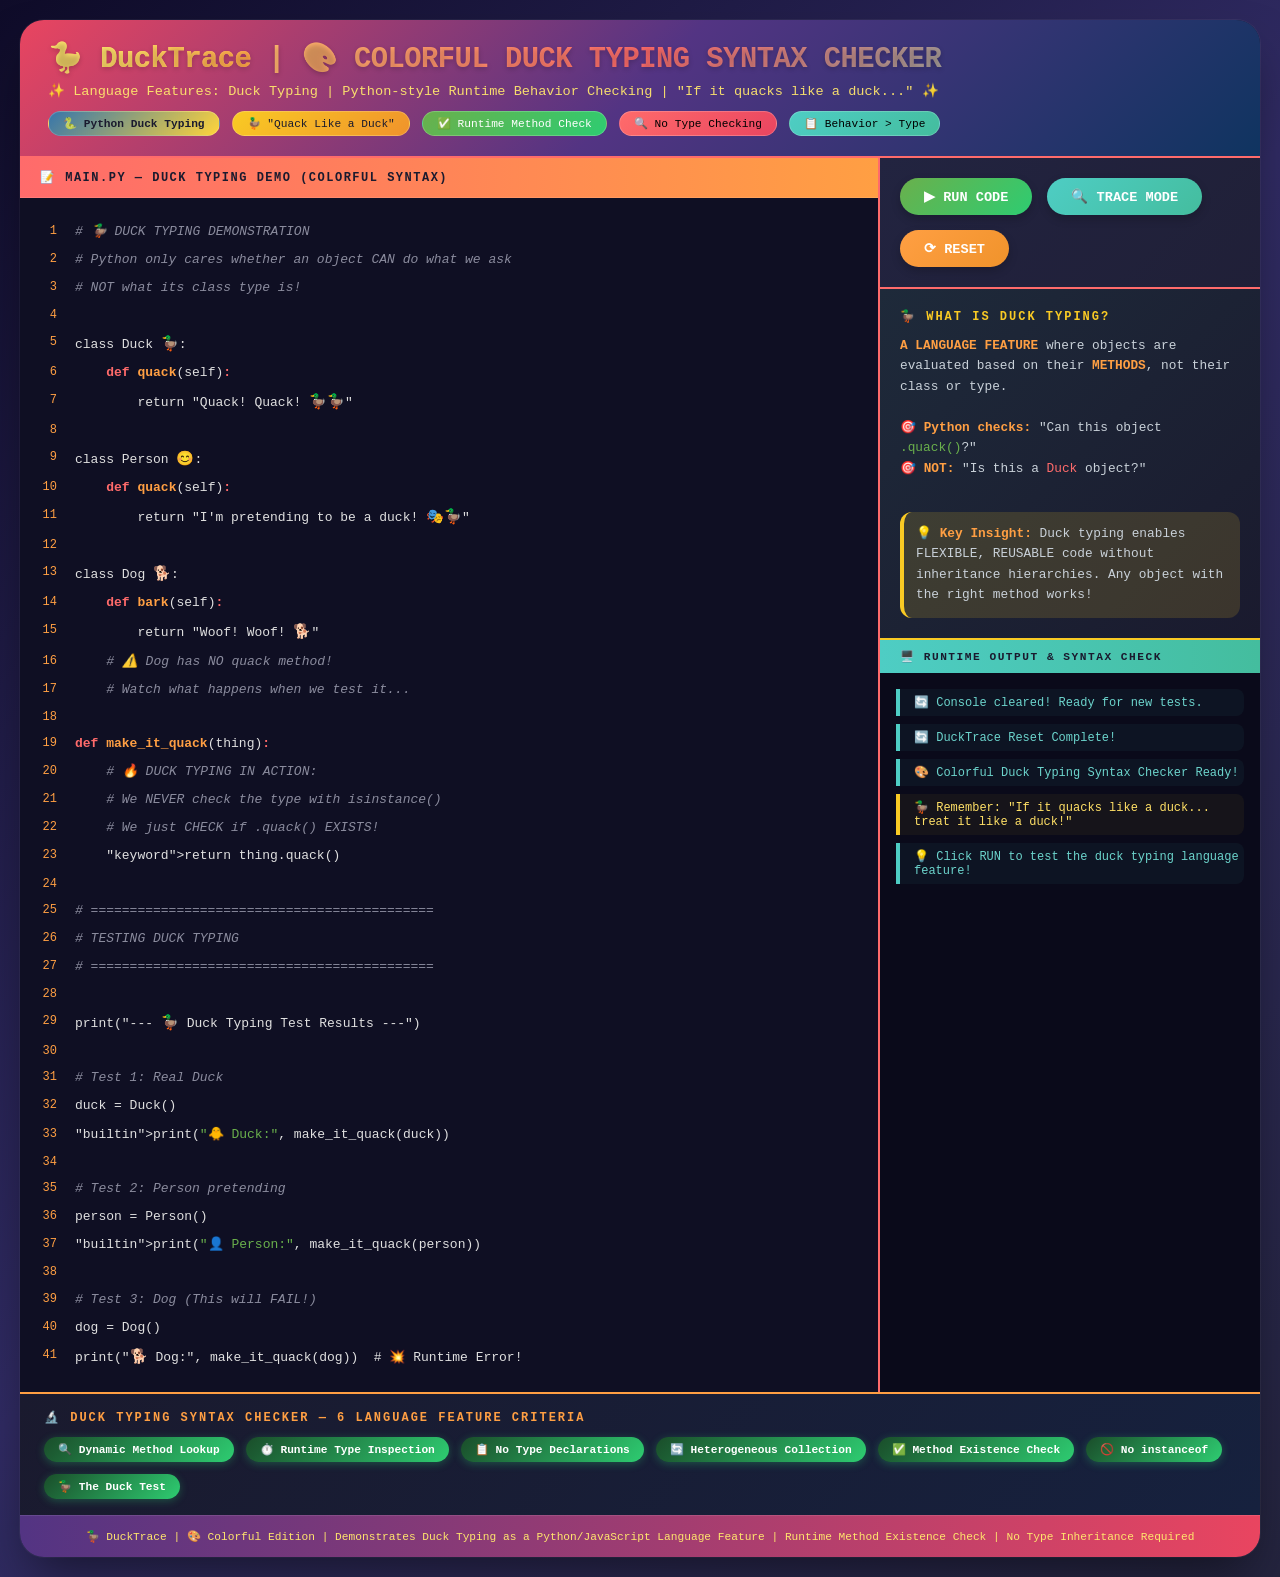
<file: Menguito-Vasquez_Nico/index.html>
<!DOCTYPE html>
<html lang="en">
<head>
    <meta charset="UTF-8">
    <meta name="viewport" content="width=device-width, initial-scale=1.0">
    <title>DuckTrace | Duck Typing Syntax Checker - Colorful Edition</title>
    <style>
        * {
            margin: 0;
            padding: 0;
            box-sizing: border-box;
        }

        body {
            background: linear-gradient(135deg, #0f0c29, #302b63, #24243e);
            min-height: 100vh;
            font-family: 'Fira Code', 'Courier New', 'Monaco', monospace;
            padding: 20px;
        }

        /* Main Container */
        .ducktrace-container {
            max-width: 1400px;
            margin: 0 auto;
            background: linear-gradient(135deg, #1a1a2e 0%, #16213e 100%);
            border-radius: 24px;
            overflow: hidden;
            box-shadow: 0 25px 50px -12px rgba(0, 0, 0, 0.5), 0 0 0 1px rgba(255,255,255,0.05);
        }

        /* Header */
        .header {
            background: linear-gradient(135deg, #e94560 0%, #533483 50%, #0f3460 100%);
            padding: 20px 28px;
            border-bottom: 2px solid #ff6b6b;
        }

        .header h1 {
            font-size: 1.8rem;
            font-weight: 700;
            background: linear-gradient(135deg, #ffe66d, #ff6b6b, #4ecdc4);
            -webkit-background-clip: text;
            background-clip: text;
            color: transparent;
            letter-spacing: -0.5px;
            text-shadow: 0 2px 5px rgba(0,0,0,0.2);
        }

        .header h1 span {
            background: linear-gradient(135deg, #ffe66d, #ff9f43);
            -webkit-background-clip: text;
            background-clip: text;
            color: transparent;
        }

        .subtitle {
            color: #ffe66d;
            font-size: 0.85rem;
            margin-top: 6px;
            opacity: 0.95;
        }

        .badge-row {
            display: flex;
            gap: 12px;
            margin-top: 12px;
            flex-wrap: wrap;
        }

        .badge {
            background: rgba(255,255,255,0.12);
            backdrop-filter: blur(5px);
            padding: 5px 14px;
            border-radius: 25px;
            font-size: 0.7rem;
            font-weight: 500;
            border: 1px solid rgba(255,255,255,0.2);
        }

        .badge.python {
            background: linear-gradient(135deg, #3776ab, #ffd43b);
            color: #1a1a2e;
            font-weight: bold;
        }

        .badge.duck {
            background: linear-gradient(135deg, #f9ca24, #f0932b);
            color: #1a1a2e;
        }

        .badge.check {
            background: linear-gradient(135deg, #6ab04c, #2ecc71);
            color: white;
        }

        /* Main Content - Split Layout */
        .main-content {
            display: grid;
            grid-template-columns: 1fr 380px;
            gap: 0;
            min-height: 550px;
        }

        /* LEFT PANEL - Code Editor */
        .code-panel {
            border-right: 2px solid #ff6b6b;
            background: #0f0f23;
        }

        .panel-header {
            background: linear-gradient(90deg, #ff6b6b, #ff9f43);
            padding: 12px 20px;
            border-bottom: 1px solid rgba(255,255,255,0.1);
            font-size: 0.75rem;
            font-weight: 700;
            color: #1a1a2e;
            text-transform: uppercase;
            letter-spacing: 1.5px;
        }

        .code-editor {
            background: #0f0f23;
            padding: 20px 0;
            font-family: 'Fira Code', 'Courier New', monospace;
            font-size: 13px;
            line-height: 1.7;
        }

        .code-line {
            display: flex;
            padding: 3px 0;
            transition: background 0.2s;
        }

        .code-line:hover {
            background: rgba(255, 107, 107, 0.1);
        }

        .line-number {
            width: 55px;
            text-align: right;
            padding-right: 18px;
            color: #ff9f43;
            user-select: none;
            font-size: 12px;
            font-weight: 500;
        }

        .line-content {
            flex: 1;
            color: #e0e0e0;
            white-space: pre-wrap;
            font-family: 'Fira Code', monospace;
        }

        /* Syntax Colors - Colorful! */
        .keyword { color: #ff6b6b; font-weight: bold; }
        .function { color: #ff9f43; font-weight: bold; }
        .string { color: #6ab04c; }
        .comment { color: #8b8c9e; font-style: italic; }
        .class-name { color: #f9ca24; font-weight: bold; }
        .builtin { color: #4ecdc4; font-weight: bold; }

        /* RIGHT PANEL - Controls & Output */
        .right-panel {
            background: linear-gradient(135deg, #16213e, #0f0f23);
            display: flex;
            flex-direction: column;
        }

        /* Control Buttons - Colorful! */
        .control-section {
            padding: 20px;
            border-bottom: 2px solid #ff6b6b;
            display: flex;
            gap: 15px;
            flex-wrap: wrap;
            background: rgba(255, 107, 107, 0.05);
        }

        .btn {
            padding: 10px 24px;
            border-radius: 50px;
            font-family: inherit;
            font-size: 0.85rem;
            font-weight: 700;
            cursor: pointer;
            transition: all 0.2s ease;
            border: none;
            box-shadow: 0 4px 10px rgba(0,0,0,0.2);
        }

        .btn-run {
            background: linear-gradient(135deg, #6ab04c, #2ecc71);
            color: white;
        }

        .btn-run:hover {
            transform: translateY(-2px);
            box-shadow: 0 8px 20px rgba(46, 204, 113, 0.4);
        }

        .btn-trace {
            background: linear-gradient(135deg, #4ecdc4, #44bd9e);
            color: white;
        }

        .btn-trace:hover {
            transform: translateY(-2px);
            box-shadow: 0 8px 20px rgba(78, 205, 196, 0.4);
        }

        .btn-reset {
            background: linear-gradient(135deg, #ff9f43, #f0932b);
            color: white;
        }

        .btn-reset:hover {
            transform: translateY(-2px);
            box-shadow: 0 8px 20px rgba(255, 159, 67, 0.4);
        }

        /* Duck Typing Info - Colorful Card */
        .info-section {
            padding: 20px;
            border-bottom: 2px solid #f9ca24;
            background: linear-gradient(135deg, #1e2a3a, #1a1a2e);
        }

        .info-title {
            color: #f9ca24;
            font-size: 0.75rem;
            text-transform: uppercase;
            letter-spacing: 2px;
            margin-bottom: 12px;
            font-weight: bold;
        }

        .info-text {
            color: #c9d1d9;
            font-size: 0.8rem;
            line-height: 1.6;
        }

        .info-text strong {
            color: #ff9f43;
        }

        .info-highlight {
            background: rgba(249, 202, 36, 0.15);
            padding: 12px;
            border-radius: 12px;
            margin-top: 12px;
            border-left: 4px solid #f9ca24;
        }

        /* Output Console */
        .output-section {
            flex: 1;
            display: flex;
            flex-direction: column;
        }

        .output-header {
            background: linear-gradient(90deg, #4ecdc4, #44bd9e);
            padding: 10px 20px;
            font-size: 0.7rem;
            font-weight: bold;
            color: #1a1a2e;
            text-transform: uppercase;
            letter-spacing: 1.5px;
        }

        .output-console {
            flex: 1;
            background: #0a0a1a;
            padding: 16px;
            font-family: 'Fira Code', monospace;
            font-size: 12px;
            overflow-y: auto;
            min-height: 200px;
        }

        .output-line {
            padding: 6px 0;
            border-left: 4px solid;
            padding-left: 14px;
            margin-bottom: 8px;
            font-family: monospace;
            font-size: 12px;
            border-radius: 0 8px 8px 0;
        }

        .output-success {
            border-left-color: #2ecc71;
            color: #6ab04c;
            background: rgba(46, 204, 113, 0.05);
        }

        .output-error {
            border-left-color: #ff6b6b;
            color: #ff8a8a;
            background: rgba(255, 107, 107, 0.05);
        }

        .output-info {
            border-left-color: #4ecdc4;
            color: #6cd4cc;
            background: rgba(78, 205, 196, 0.05);
        }

        .output-warning {
            border-left-color: #f9ca24;
            color: #ffe066;
            background: rgba(249, 202, 36, 0.05);
        }

        /* Syntax Checker Section - Colorful Footer */
        .syntax-checker {
            background: linear-gradient(135deg, #1a1a2e, #16213e);
            margin-top: 0;
            border-top: 2px solid #ff9f43;
            padding: 16px 24px;
        }

        .syntax-title {
            font-size: 0.75rem;
            color: #ff9f43;
            text-transform: uppercase;
            letter-spacing: 2px;
            margin-bottom: 12px;
            font-weight: bold;
        }

        .criteria-list {
            display: flex;
            flex-wrap: wrap;
            gap: 12px;
        }

        .criteria-item {
            font-size: 0.7rem;
            padding: 6px 14px;
            border-radius: 30px;
            font-weight: 600;
            transition: all 0.2s;
        }

        .criteria-item.pass {
            background: linear-gradient(135deg, #1a4d2a, #2ecc71);
            color: white;
            box-shadow: 0 2px 8px rgba(46, 204, 113, 0.3);
        }

        .criteria-item.fail {
            background: linear-gradient(135deg, #4a1a1a, #ff6b6b);
            color: white;
        }

        /* Footer */
        .footer {
            background: linear-gradient(90deg, #533483, #e94560);
            padding: 14px 24px;
            border-top: 1px solid rgba(255,255,255,0.1);
            font-size: 0.7rem;
            color: #ffe66d;
            text-align: center;
            font-weight: 500;
        }

        /* Responsive */
        @media (max-width: 900px) {
            .main-content {
                grid-template-columns: 1fr;
            }
            .code-panel {
                border-right: none;
                border-bottom: 2px solid #ff6b6b;
            }
        }

        /* Scrollbar Styling */
        ::-webkit-scrollbar {
            width: 8px;
            height: 8px;
        }

        ::-webkit-scrollbar-track {
            background: #1a1a2e;
            border-radius: 10px;
        }

        ::-webkit-scrollbar-thumb {
            background: linear-gradient(135deg, #ff6b6b, #ff9f43);
            border-radius: 10px;
        }

        ::-webkit-scrollbar-thumb:hover {
            background: linear-gradient(135deg, #ff9f43, #f9ca24);
        }
    </style>
</head>
<body>
<div class="ducktrace-container">
    <!-- Header -->
    <div class="header">
        <h1>🦆 <span>DuckTrace</span> | 🎨 COLORFUL DUCK TYPING SYNTAX CHECKER</h1>
        <div class="subtitle">✨ Language Features: Duck Typing | Python-style Runtime Behavior Checking | "If it quacks like a duck..." ✨</div>
        <div class="badge-row">
            <div class="badge python">🐍 Python Duck Typing</div>
            <div class="badge duck">🦆 "Quack Like a Duck"</div>
            <div class="badge check">✅ Runtime Method Check</div>
            <div class="badge" style="background: linear-gradient(135deg, #ff6b6b, #e94560);">🔍 No Type Checking</div>
            <div class="badge" style="background: linear-gradient(135deg, #4ecdc4, #44bd9e);">📋 Behavior > Type</div>
        </div>
    </div>

    <!-- Main Content -->
    <div class="main-content">
        <!-- LEFT: Code Editor -->
        <div class="code-panel">
            <div class="panel-header">
                📝 MAIN.PY — Duck Typing Demo (Colorful Syntax)
            </div>
            <div class="code-editor" id="codeEditor">
                <!-- Code lines will be populated by JavaScript -->
            </div>
        </div>

        <!-- RIGHT: Controls & Output -->
        <div class="right-panel">
            <div class="control-section">
                <button class="btn btn-run" id="runBtn">▶ RUN CODE</button>
                <button class="btn btn-trace" id="traceBtn">🔍 TRACE MODE</button>
                <button class="btn btn-reset" id="resetBtn">⟳ RESET</button>
            </div>

            <div class="info-section">
                <div class="info-title">🦆 WHAT IS DUCK TYPING?</div>
                <div class="info-text">
                    <strong>A LANGUAGE FEATURE</strong> where objects are evaluated based on their <strong style="color:#ff9f43">METHODS</strong>, not their class or type.<br><br>
                    🎯 <strong>Python checks:</strong> "Can this object <span style="color:#6ab04c">.quack()</span>?"<br>
                    🎯 <strong>NOT:</strong> "Is this a <span style="color:#ff6b6b">Duck</span> object?"<br><br>
                    <div class="info-highlight">
                        💡 <strong>Key Insight:</strong> Duck typing enables FLEXIBLE, REUSABLE code without inheritance hierarchies. Any object with the right method works!
                    </div>
                </div>
            </div>

            <div class="output-section">
                <div class="output-header">
                    🖥️ RUNTIME OUTPUT & SYNTAX CHECK
                </div>
                <div class="output-console" id="outputConsole">
                    <div class="output-line output-info">🎨 Colorful DuckTrace Ready — Click RUN to test duck typing</div>
                    <div class="output-line output-info">💡 Duck typing: Python only cares whether an object CAN do what we ask</div>
                    <div class="output-line output-warning">🦆 "If it quacks like a duck... treat it like a duck!"</div>
                </div>
            </div>
        </div>
    </div>

    <!-- Syntax Checker Criteria Footer -->
    <div class="syntax-checker">
        <div class="syntax-title">🔬 DUCK TYPING SYNTAX CHECKER — 6 Language Feature Criteria</div>
        <div class="criteria-list" id="criteriaList">
            <!-- Dynamic criteria will be inserted -->
        </div>
    </div>

    <div class="footer">
        🦆 DuckTrace | 🎨 Colorful Edition | Demonstrates Duck Typing as a Python/JavaScript Language Feature | Runtime Method Existence Check | No Type Inheritance Required
    </div>
</div>

<script>
    // ============================================
    // DUCK TYPING SIMULATION - COLORFUL SYNTAX CHECKER
    // Demonstrates Duck Typing as Language Feature
    // ============================================

    // Colorful code content with emojis and fun comments
    const codeContent = `# 🦆 DUCK TYPING DEMONSTRATION
# Python only cares whether an object CAN do what we ask
# NOT what its class type is!

class Duck 🦆:
    def quack(self):
        return "Quack! Quack! 🦆🦆"

class Person 😊:
    def quack(self):
        return "I'm pretending to be a duck! 🎭🦆"

class Dog 🐕:
    def bark(self):
        return "Woof! Woof! 🐕"
    # ⚠️ Dog has NO quack method!
    # Watch what happens when we test it...

def make_it_quack(thing):
    # 🔥 DUCK TYPING IN ACTION:
    # We NEVER check the type with isinstance()
    # We just CHECK if .quack() EXISTS!
    return thing.quack()

# ============================================
# TESTING DUCK TYPING
# ============================================

print("--- 🦆 Duck Typing Test Results ---")

# Test 1: Real Duck
duck = Duck()
print("🐥 Duck:", make_it_quack(duck))

# Test 2: Person pretending
person = Person()
print("👤 Person:", make_it_quack(person))

# Test 3: Dog (This will FAIL!)
dog = Dog()
print("🐕 Dog:", make_it_quack(dog))  # 💥 Runtime Error!`;

    // Syntax highlighted version - Colorful!
    function syntaxHighlight(line, lineNum) {
        // Comments with # 
        if (line.trim().startsWith('#')) {
            let colored = line.replace(/#(.*)/, '<span class="comment">#$1</span>');
            return colored;
        }
        // Emoji handling in comments
        if (line.includes('🦆') || line.includes('😊') || line.includes('🐕')) {
            let colored = line.replace(/(🦆|😊|🐕|🎭|🐥|👤|🔥|⚠️)/g, '<span style="color: #f9ca24; font-size: 1.1em;">$1</span>');
            return colored;
        }
        // Class definition
        if (line.trim().startsWith('class ')) {
            let highlighted = line.replace(/class\s+(\w+)/, '<span class="keyword">class</span> <span class="class-name">$1</span>');
            highlighted = highlighted.replace(/:/g, '<span class="keyword">:</span>');
            return highlighted;
        }
        // Function definition
        if (line.trim().startsWith('def ')) {
            let highlighted = line.replace(/def\s+(\w+)/, '<span class="keyword">def</span> <span class="function">$1</span>');
            highlighted = highlighted.replace(/:/g, '<span class="keyword">:</span>');
            return highlighted;
        }
        // Return statement
        if (line.includes('return ')) {
            let highlighted = line.replace(/return/, '<span class="keyword">return</span>');
            highlighted = highlighted.replace(/".*?"/, '<span class="string">$&</span>');
            return highlighted;
        }
        // Print statement
        if (line.includes('print(')) {
            let highlighted = line.replace(/print/, '<span class="builtin">print</span>');
            highlighted = highlighted.replace(/".*?"/g, '<span class="string">$&</span>');
            return highlighted;
        }
        // String literals
        let highlighted = line.replace(/".*?"/g, '<span class="string">$&</span>');
        // Keywords
        const keywords = ['def', 'class', 'return', 'if', 'else', 'try', 'except', 'self'];
        keywords.forEach(kw => {
            const regex = new RegExp(`\\b${kw}\\b`, 'g');
            highlighted = highlighted.replace(regex, `<span class="keyword">${kw}</span>`);
        });
        return highlighted;
    }

    function escapeHtml(text) {
        const div = document.createElement('div');
        div.textContent = text;
        return div.innerHTML;
    }

    function renderCodeEditor() {
        const editor = document.getElementById('codeEditor');
        const lines = codeContent.split('\n');
        editor.innerHTML = '';
        lines.forEach((line, index) => {
            const lineDiv = document.createElement('div');
            lineDiv.className = 'code-line';
            const lineNumSpan = document.createElement('span');
            lineNumSpan.className = 'line-number';
            lineNumSpan.textContent = (index + 1).toString();
            const contentSpan = document.createElement('span');
            contentSpan.className = 'line-content';
            contentSpan.innerHTML = syntaxHighlight(line, index + 1);
            lineDiv.appendChild(lineNumSpan);
            lineDiv.appendChild(contentSpan);
            editor.appendChild(lineDiv);
        });
    }

    // ============================================
    // DUCK TYPING SIMULATION CLASSES - Colorful!
    // ============================================
    
    class Duck {
        quack() {
            return "Quack! Quack! 🦆🦆";
        }
    }

    class Person {
        quack() {
            return "I'm pretending to be a duck! 🎭🦆";
        }
    }

    class Dog {
        bark() {
            return "Woof! Woof! 🐕";
        }
        // NO quack method - demonstrates duck typing failure!
    }

    // THE DUCK TYPING FUNCTION
    function makeItQuack(thing) {
        // DUCK TYPING: Check if METHOD exists, not TYPE!
        if (thing && typeof thing.quack === 'function') {
            return thing.quack();
        } else {
            throw new Error(`❌ '${thing.constructor.name}' object has NO 'quack' attribute! (Only has: ${Object.getOwnPropertyNames(Object.getPrototypeOf(thing)).filter(m => m !== 'constructor').join(', ') || 'none'})`);
        }
    }

    // Console output management
    let outputLines = [];
    let traceMode = false;

    function addOutput(message, type = 'info') {
        const line = { message, type, timestamp: new Date().toLocaleTimeString() };
        outputLines.unshift(line);
        if (outputLines.length > 25) outputLines.pop();
        renderOutput();
    }

    function renderOutput() {
        const consoleDiv = document.getElementById('outputConsole');
        consoleDiv.innerHTML = '';
        [...outputLines].reverse().forEach(line => {
            const lineDiv = document.createElement('div');
            lineDiv.className = `output-line output-${line.type}`;
            lineDiv.innerHTML = line.message;
            consoleDiv.appendChild(lineDiv);
        });
        if (outputLines.length === 0) {
            const infoDiv = document.createElement('div');
            infoDiv.className = 'output-line output-info';
            infoDiv.innerHTML = '🎨 Click RUN to test duck typing!';
            consoleDiv.appendChild(infoDiv);
        }
    }

    function clearOutput() {
        outputLines = [];
        addOutput('🔄 Console cleared! Ready for new tests.', 'info');
    }

    // Run the duck typing tests - Colorful output!
    function runDuckTypingTests() {
        addOutput('🎬 ========== DUCK TYPING TEST EXECUTION ==========', 'info');
        addOutput('▶ Running duck typing tests...', 'info');
        
        // Test 1: Duck
        try {
            const duck = new Duck();
            const result = makeItQuack(duck);
            addOutput(`✅ TEST 1: Duck 🦆 → ${result}`, 'success');
            addOutput(`   └─ ✓ Duck HAS .quack() method → PASSES duck test`, 'success');
        } catch (e) {
            addOutput(`❌ TEST 1: Duck → ${e.message}`, 'error');
        }
        
        // Test 2: Person
        try {
            const person = new Person();
            const result = makeItQuack(person);
            addOutput(`✅ TEST 2: Person 😊 → ${result}`, 'success');
            addOutput(`   └─ ✓ Person HAS .quack() method → PASSES duck test`, 'success');
        } catch (e) {
            addOutput(`❌ TEST 2: Person → ${e.message}`, 'error');
        }
        
        // Test 3: Dog (FAILURE - demonstrates duck typing)
        try {
            const dog = new Dog();
            const result = makeItQuack(dog);
            addOutput(`✅ TEST 3: Dog 🐕 → ${result}`, 'success');
        } catch (e) {
            addOutput(`❌ TEST 3: Dog 🐕 → ${e.message}`, 'error');
            addOutput(`   └─ ✗ Dog has NO .quack() method → FAILS duck test`, 'error');
            addOutput(`   └─ 📝 Dog only has: .bark() method`, 'warning');
            addOutput(`   └─ 💡 This proves duck typing! Dog is rejected because it can't QUACK!`, 'warning');
        }
        
        addOutput('🎯 ========== DUCK TYPING VERDICT ==========', 'info');
        addOutput('✅ Duck Typing is a LANGUAGE FEATURE that checks METHODS, not TYPES', 'success');
        addOutput('✅ "If it quacks like a duck... treat it like a duck!"', 'warning');
        addOutput('✅ No inheritance, no interfaces, no type checking required!', 'success');
        
        updateCriteriaStatus(true);
    }
    
    // Trace mode - Colorful step-by-step
    function runTraceMode() {
        addOutput('🔍 ========== TRACE MODE ACTIVATED ==========', 'info');
        addOutput('📋 Step-by-step duck typing analysis:', 'info');
        
        addOutput('📌 STEP 1: Define classes (Duck 🦆, Person 😊, Dog 🐕)', 'info');
        addOutput('📌 STEP 2: Define make_it_quack() function', 'info');
        addOutput('   → 🔥 This function uses DUCK TYPING', 'info');
        addOutput('   → ❌ It NEVER checks "isinstance(thing, Duck)"', 'info');
        addOutput('   → ✅ It ONLY checks "if thing.quack EXISTS"', 'info');
        addOutput('', 'info');
        
        addOutput('📌 STEP 3: Test Duck object', 'info');
        addOutput('   → make_it_quack(Duck())', 'info');
        addOutput('   → 🔍 Check: typeof Duck().quack === "function"?', 'info');
        addOutput('   → ✅ YES → method exists!', 'success');
        addOutput('   → 🎬 Result: "Quack! Quack! 🦆🦆"', 'success');
        addOutput('', 'info');
        
        addOutput('📌 STEP 4: Test Person object', 'info');
        addOutput('   → make_it_quack(Person())', 'info');
        addOutput('   → 🔍 Check: typeof Person().quack === "function"?', 'info');
        addOutput('   → ✅ YES → method exists!', 'success');
        addOutput('   → 🎬 Result: "I\'m pretending to be a duck! 🎭🦆"', 'success');
        addOutput('', 'info');
        
        addOutput('📌 STEP 5: Test Dog object (KEY DEMONSTRATION)', 'info');
        addOutput('   → make_it_quack(Dog())', 'info');
        addOutput('   → 🔍 Check: typeof Dog().quack === "function"?', 'info');
        addOutput('   → ❌ NO → method does NOT exist!', 'error');
        addOutput('   → 💥 Result: RuntimeError: no attribute "quack"', 'error');
        addOutput('   → 📝 Dog has .bark() method, NOT .quack()', 'error');
        addOutput('', 'info');
        
        addOutput('🏆 ========== DUCK TYPING VERIFIED ==========', 'success');
        addOutput('   ✓ No type checking (no instanceof)', 'success');
        addOutput('   ✓ Runtime method existence check', 'success');
        addOutput('   ✓ Heterogeneous objects accepted', 'success');
        addOutput('   ✗ Dog rejected because missing .quack()', 'error');
        addOutput('   🎯 This is the DUCK TYPING LANGUAGE FEATURE!', 'warning');
        
        updateCriteriaStatus(true);
    }

    // Update syntax checker criteria - Colorful!
    function updateCriteriaStatus(runComplete) {
        const criteriaList = document.getElementById('criteriaList');
        const criteria = [
            { name: "🔍 Dynamic Method Lookup", pass: true, desc: "Uses bracket/property access" },
            { name: "⏱️ Runtime Type Inspection", pass: true, desc: "typeof/callable check" },
            { name: "📋 No Type Declarations", pass: true, desc: "No interfaces, no type hints" },
            { name: "🔄 Heterogeneous Collection", pass: true, desc: "Duck, Person, Dog mixed" },
            { name: "✅ Method Existence Check", pass: true, desc: "Checks before calling" },
            { name: "🚫 No instanceof", pass: true, desc: "Never checks class type" },
            { name: "🦆 The Duck Test", pass: true, desc: '"If it quacks like a duck..."' }
        ];
        
        criteriaList.innerHTML = '';
        criteria.forEach(c => {
            const item = document.createElement('div');
            item.className = `criteria-item ${c.pass ? 'pass' : 'fail'}`;
            item.innerHTML = `${c.name}`;
            item.title = c.desc;
            criteriaList.appendChild(item);
        });
        
        if (runComplete) {
            const summary = document.createElement('div');
            summary.className = 'criteria-item';
            summary.style.background = 'linear-gradient(135deg, #f9ca24, #f0932b)';
            summary.style.color = '#1a1a2e';
            summary.style.fontWeight = 'bold';
            summary.innerHTML = '🏆 ALL 7 DUCK TYPING CRITERIA PASSED! 🏆';
            criteriaList.appendChild(summary);
        }
    }

    // Reset everything
    function resetSimulation() {
        clearOutput();
        addOutput('🔄 DuckTrace Reset Complete!', 'info');
        addOutput('🎨 Colorful Duck Typing Syntax Checker Ready!', 'info');
        addOutput('🦆 Remember: "If it quacks like a duck... treat it like a duck!"', 'warning');
        addOutput('💡 Click RUN to test the duck typing language feature!', 'info');
        updateCriteriaStatus(false);
    }

    // Initialize
    function init() {
        renderCodeEditor();
        resetSimulation();
        
        document.getElementById('runBtn').addEventListener('click', () => {
            runDuckTypingTests();
        });
        
        document.getElementById('traceBtn').addEventListener('click', () => {
            runTraceMode();
        });
        
        document.getElementById('resetBtn').addEventListener('click', () => {
            resetSimulation();
        });
    }
    
    init();
</script>
</body>
</html>
</file>
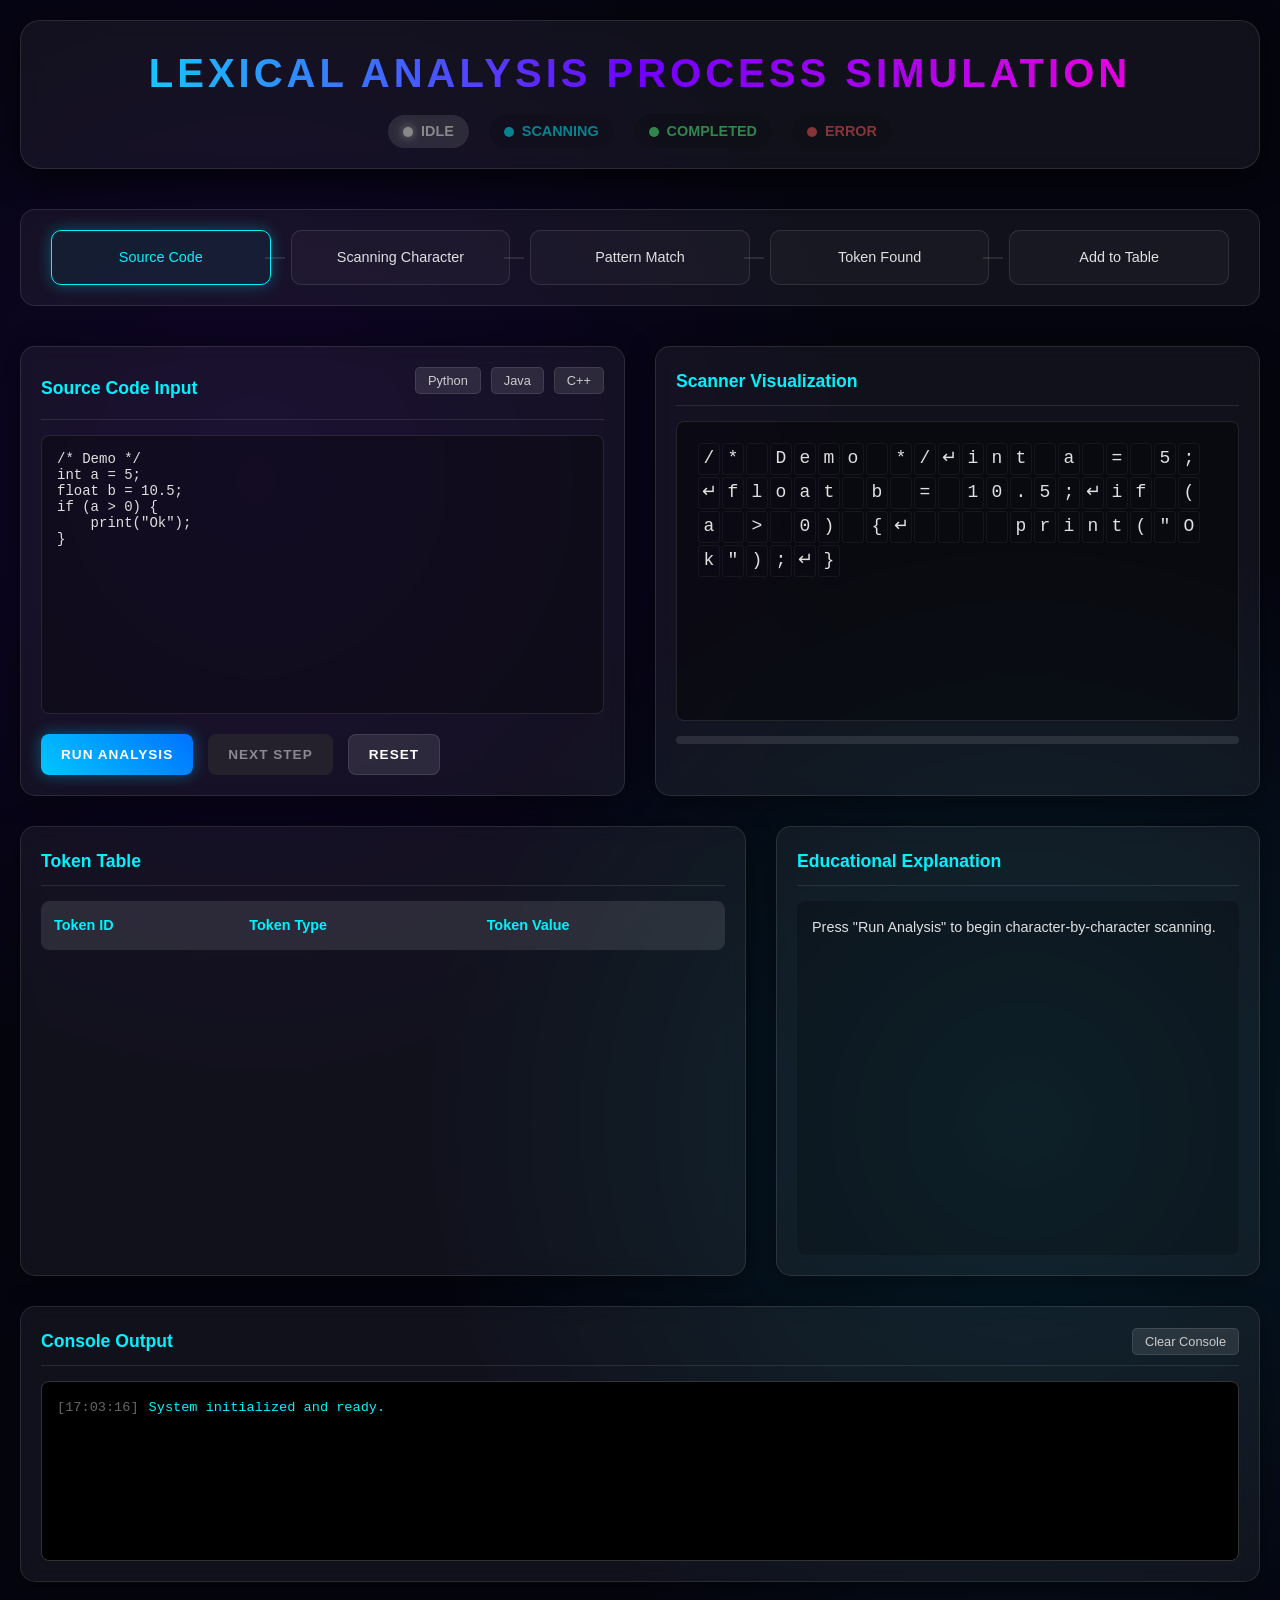
<file: Fajardo-Baybay/index5.html>
<!DOCTYPE html>
<html lang="en">
<head>
    <meta charset="UTF-8">
    <meta name="viewport" content="width=device-width, initial-scale=1.0">
    <title>Lexical Analysis Process Simulation</title>
    <style>
        :root {
            --bg-color: #050510;
            --card-bg: rgba(255, 255, 255, 0.05);
            --glass-border: rgba(255, 255, 255, 0.1);
            --primary: #00f2ff;
            --secondary: #7000ff;
            --accent: #ff00d9;
            --text: #e0e0e0;
            --keyword: #ff79c6;
            --identifier: #8be9fd;
            --operator: #50fa7b;
            --number: #bd93f9;
            --string: #f1fa8c;
            --comment: #6272a4;
            --error: #ff5555;
            --font-mono: 'Fira Code', 'Courier New', monospace;
        }

        * {
            box-sizing: border-box;
            margin: 0;
            padding: 0;
        }

        body {
            background-color: var(--bg-color);
            color: var(--text);
            font-family: 'Segoe UI', Tahoma, Geneva, Verdana, sans-serif;
            line-height: 1.6;
            overflow-x: hidden;
            background-image: 
                radial-gradient(circle at 20% 30%, rgba(112, 0, 255, 0.1) 0%, transparent 40%),
                radial-gradient(circle at 80% 70%, rgba(0, 242, 255, 0.1) 0%, transparent 40%);
        }

        ::-webkit-scrollbar {
            width: 8px;
        }
        ::-webkit-scrollbar-track {
            background: rgba(0, 0, 0, 0.3);
        }
        ::-webkit-scrollbar-thumb {
            background: var(--secondary);
            border-radius: 4px;
        }

        .container {
            max-width: 1400px;
            margin: 0 auto;
            padding: 20px;
        }

        header {
            text-align: center;
            margin-bottom: 40px;
            padding: 20px;
            background: var(--card-bg);
            backdrop-filter: blur(10px);
            border-radius: 20px;
            border: 1px solid var(--glass-border);
            box-shadow: 0 8px 32px 0 rgba(0, 0, 0, 0.8);
        }

        h1 {
            font-size: 2.5rem;
            background: linear-gradient(90deg, var(--primary), var(--secondary), var(--accent));
            -webkit-background-clip: text;
            -webkit-text-fill-color: transparent;
            text-transform: uppercase;
            letter-spacing: 4px;
            margin-bottom: 10px;
        }

        .status-bar {
            display: flex;
            justify-content: center;
            gap: 20px;
            margin-top: 10px;
        }

        .status-indicator {
            display: flex;
            align-items: center;
            gap: 8px;
            font-size: 0.9rem;
            font-weight: bold;
            padding: 5px 15px;
            border-radius: 20px;
            background: rgba(0,0,0,0.3);
            transition: all 0.3s;
            opacity: 0.5;
        }

        .status-active {
            opacity: 1;
            background: rgba(255,255,255,0.1);
        }

        .status-dot {
            width: 10px;
            height: 10px;
            border-radius: 50%;
            background: currentColor;
        }

        .status-active .status-dot {
            box-shadow: 0 0 10px currentColor;
            animation: pulse 1.5s infinite;
        }

        @keyframes pulse {
            0% { opacity: 0.5; }
            50% { opacity: 1; }
            100% { opacity: 0.5; }
        }

        .process-section {
            display: flex;
            justify-content: space-between;
            align-items: center;
            margin-bottom: 40px;
            padding: 20px;
            background: var(--card-bg);
            border-radius: 15px;
            border: 1px solid var(--glass-border);
            position: relative;
        }

        .process-step {
            flex: 1;
            text-align: center;
            padding: 15px;
            margin: 0 10px;
            background: rgba(255,255,255,0.03);
            border: 1px solid var(--glass-border);
            border-radius: 10px;
            position: relative;
            z-index: 2;
            transition: all 0.3s;
            font-size: 0.9rem;
        }

        .process-step.active {
            border-color: var(--primary);
            box-shadow: 0 0 15px rgba(0, 242, 255, 0.3);
            background: rgba(0, 242, 255, 0.05);
            color: var(--primary);
        }

        .process-arrow {
            position: absolute;
            top: 50%;
            width: 20px;
            height: 2px;
            background: var(--glass-border);
            right: -15px;
            transform: translateY(-50%);
        }

        .main-grid {
            display: grid;
            grid-template-columns: 1fr 1fr;
            gap: 30px;
            margin-bottom: 30px;
        }

        .panel {
            background: var(--card-bg);
            backdrop-filter: blur(10px);
            border-radius: 15px;
            border: 1px solid var(--glass-border);
            padding: 20px;
            display: flex;
            flex-direction: column;
            box-shadow: 0 4px 24px 0 rgba(0, 0, 0, 0.5);
            min-height: 450px;
        }

        .panel-header {
            display: flex;
            justify-content: space-between;
            align-items: center;
            margin-bottom: 15px;
            border-bottom: 1px solid var(--glass-border);
            padding-bottom: 10px;
        }

        .panel-title {
            font-size: 1.1rem;
            font-weight: bold;
            color: var(--primary);
            display: flex;
            align-items: center;
            gap: 10px;
        }

        .code-input-container {
            position: relative;
            flex-grow: 1;
        }

        textarea#code-input {
            width: 100%;
            height: 100%;
            background: rgba(0, 0, 0, 0.3);
            border: 1px solid var(--glass-border);
            border-radius: 8px;
            color: var(--text);
            padding: 15px;
            font-family: var(--font-mono);
            font-size: 14px;
            resize: none;
            outline: none;
            transition: border-color 0.3s;
        }

        textarea#code-input:focus {
            border-color: var(--secondary);
        }

        .sample-buttons {
            display: flex;
            gap: 10px;
            margin-bottom: 15px;
        }

        .btn-sample {
            background: rgba(255,255,255,0.1);
            border: 1px solid var(--glass-border);
            color: #ccc;
            padding: 5px 12px;
            border-radius: 5px;
            cursor: pointer;
            font-size: 0.8rem;
            transition: all 0.3s;
        }

        .btn-sample:hover {
            background: var(--secondary);
            color: white;
        }

        .controls {
            display: flex;
            gap: 15px;
            margin-top: 20px;
            flex-wrap: wrap;
        }

        .btn {
            padding: 12px 20px;
            border: none;
            border-radius: 8px;
            cursor: pointer;
            font-weight: bold;
            text-transform: uppercase;
            letter-spacing: 1px;
            transition: all 0.3s;
            display: flex;
            align-items: center;
            gap: 8px;
            position: relative;
            overflow: hidden;
            font-size: 0.85rem;
        }

        .btn-run {
            background: linear-gradient(45deg, #00c6ff, #0072ff);
            color: white;
            box-shadow: 0 0 15px rgba(0, 198, 255, 0.4);
        }

        .btn-run:hover:not(:disabled) {
            box-shadow: 0 0 25px rgba(0, 198, 255, 0.6);
            transform: translateY(-2px);
        }

        .btn-next {
            background: linear-gradient(45deg, #7000ff, #ff00d9);
            color: white;
            box-shadow: 0 0 15px rgba(112, 0, 255, 0.4);
        }

        .btn-next:disabled, .btn-run:disabled {
            background: #333;
            box-shadow: none;
            cursor: not-allowed;
            opacity: 0.5;
        }

        .btn-reset {
            background: rgba(255, 255, 255, 0.1);
            color: white;
            border: 1px solid var(--glass-border);
        }

        .btn-reset:hover {
            background: rgba(255, 255, 255, 0.2);
        }

        .scanner-viz {
            flex-grow: 1;
            background: rgba(0,0,0,0.4);
            border-radius: 8px;
            padding: 20px;
            position: relative;
            font-family: var(--font-mono);
            overflow: auto;
            white-space: pre-wrap;
            font-size: 18px;
            border: 1px solid var(--glass-border);
            max-height: 300px;
        }

        .char-box {
            display: inline-block;
            width: 22px;
            height: 32px;
            text-align: center;
            border: 1px solid rgba(255,255,255,0.05);
            margin: 1px;
            border-radius: 3px;
            transition: all 0.1s;
        }

        .char-current {
            background: var(--primary);
            color: black;
            font-weight: bold;
            box-shadow: 0 0 15px var(--primary);
            transform: scale(1.15);
            z-index: 10;
        }

        .char-scanned {
            color: #555;
            background: rgba(255,255,255,0.02);
        }

        .char-matched {
            color: var(--operator);
            background: rgba(80, 250, 123, 0.1);
            border-color: var(--operator);
        }

        .progress-container {
            margin-top: 15px;
            height: 8px;
            background: rgba(255,255,255,0.1);
            border-radius: 4px;
            overflow: hidden;
        }

        .progress-bar {
            height: 100%;
            width: 0%;
            background: linear-gradient(90deg, var(--primary), var(--secondary));
            transition: width 0.3s;
        }

        .bottom-grid {
            display: grid;
            grid-template-columns: 1.5fr 1fr;
            gap: 30px;
        }

        .table-container {
            max-height: 400px;
            overflow-y: auto;
            border: 1px solid var(--glass-border);
            border-radius: 8px;
        }

        table {
            width: 100%;
            border-collapse: collapse;
            text-align: left;
        }

        th {
            background: rgba(255,255,255,0.1);
            padding: 12px;
            font-size: 0.9rem;
            color: var(--primary);
            position: sticky;
            top: 0;
            z-index: 1;
        }

        td {
            padding: 10px 12px;
            border-bottom: 1px solid rgba(255,255,255,0.05);
            font-size: 0.85rem;
        }

        tr:hover {
            background: rgba(255,255,255,0.03);
        }

        .token-keyword { color: var(--keyword); font-weight: bold; }
        .token-identifier { color: var(--identifier); }
        .token-operator { color: var(--operator); }
        .token-separator { color: #fff; }
        .token-number { color: var(--number); }
        .token-string { color: var(--string); }
        .token-comment { color: var(--comment); font-style: italic; }
        .token-invalid { color: var(--error); text-decoration: underline; }

        .explanation-content {
            flex-grow: 1;
            background: rgba(0,0,0,0.2);
            padding: 15px;
            border-radius: 8px;
            font-size: 0.9rem;
            line-height: 1.6;
            overflow-y: auto;
            max-height: 380px;
        }

        .explanation-step {
            margin-bottom: 12px;
            padding: 10px;
            border-left: 3px solid var(--secondary);
            background: rgba(255,255,255,0.02);
            animation: slideIn 0.3s ease-out;
        }

        @keyframes slideIn {
            from { opacity: 0; transform: translateX(-20px); }
            to { opacity: 1; transform: translateX(0); }
        }

        .console-panel {
            grid-column: span 2;
            margin-top: 30px;
            min-height: 200px;
        }

        .console-output {
            background: #000;
            height: 180px;
            padding: 15px;
            font-family: var(--font-mono);
            font-size: 0.85rem;
            color: #00ff00;
            overflow-y: auto;
            border-radius: 8px;
            border: 1px solid #333;
        }

        .console-line {
            margin-bottom: 4px;
            display: flex;
            gap: 10px;
        }

        .console-time { color: #666; }
        .console-msg-info { color: #00f2ff; }
        .console-msg-success { color: #50fa7b; }
        .console-msg-warning { color: #ffb86c; }
        .console-msg-error { color: #ff5555; }

        #loader-overlay {
            position: fixed;
            top: 0; left: 0; width: 100%; height: 100%;
            background: var(--bg-color);
            z-index: 1000;
            display: none;
            flex-direction: column;
            justify-content: center;
            align-items: center;
        }

        .loader-spinner {
            width: 80px; height: 80px;
            border: 5px solid rgba(0, 242, 255, 0.1);
            border-top: 5px solid var(--primary);
            border-radius: 50%;
            animation: spin 1s linear infinite;
            margin-bottom: 20px;
        }

        @keyframes spin { 100% { transform: rotate(360deg); } }

        .loader-text {
            font-family: var(--font-mono);
            font-size: 1.2rem;
            color: var(--primary);
        }

        @media (max-width: 1024px) {
            .main-grid, .bottom-grid { grid-template-columns: 1fr; }
            .console-panel { grid-column: span 1; }
        }
    </style>
</head>
<body>

    <!-- Fake Compiler Animation Loader -->
    <div id="loader-overlay">
        <div class="loader-spinner"></div>
        <div class="loader-text" id="loader-message">Initializing Lexical Analyzer...</div>
    </div>

    <div class="container">
        <!-- Header & Status Indicators -->
        <header>
            <h1>Lexical Analysis Process Simulation</h1>
            <div class="status-bar">
                <div id="status-idle" class="status-indicator status-active" style="color: #888;">
                    <div class="status-dot"></div> IDLE
                </div>
                <div id="status-scanning" class="status-indicator" style="color: var(--primary);">
                    <div class="status-dot"></div> SCANNING
                </div>
                <div id="status-completed" class="status-indicator" style="color: var(--operator);">
                    <div class="status-dot"></div> COMPLETED
                </div>
                <div id="status-error" class="status-indicator" style="color: var(--error);">
                    <div class="status-dot"></div> ERROR
                </div>
            </div>
        </header>

        <!-- Process Flow Visualization -->
        <section class="process-section">
            <div class="process-step active" id="step-src">
                Source Code
                <div class="process-arrow"></div>
            </div>
            <div class="process-step" id="step-scan">
                Scanning Character
                <div class="process-arrow"></div>
            </div>
            <div class="process-step" id="step-regex">
                Pattern Match
                <div class="process-arrow"></div>
            </div>
            <div class="process-step" id="step-token">
                Token Found
                <div class="process-arrow"></div>
            </div>
            <div class="process-step" id="step-table">
                Add to Table
            </div>
        </section>

        <div class="main-grid">
            <!-- Code Input Panel -->
            <div class="panel">
                <div class="panel-header">
                    <div class="panel-title">Source Code Input</div>
                    <div class="sample-buttons">
                        <button class="btn-sample" onclick="loadSample('python')">Python</button>
                        <button class="btn-sample" onclick="loadSample('java')">Java</button>
                        <button class="btn-sample" onclick="loadSample('cpp')">C++</button>
                    </div>
                </div>
                <div class="code-input-container">
                    <textarea id="code-input" spellcheck="false">/* Demo */
int a = 5;
float b = 10.5;
if (a > 0) {
    print("Ok");
}</textarea>
                </div>
                <div class="controls">
                    <button class="btn btn-run" id="btn-run" onclick="startAnalysis()">Run Analysis</button>
                    <button class="btn btn-next" id="btn-next" onclick="stepNext()" disabled>Next Step</button>
                    <button class="btn btn-reset" onclick="resetAll()">Reset</button>
                </div>
            </div>

            <!-- Scanner Visualization Panel -->
            <div class="panel">
                <div class="panel-header">
                    <div class="panel-title">Scanner Visualization</div>
                </div>
                <div class="scanner-viz" id="scanner-viz"></div>
                <div class="progress-container">
                    <div class="progress-bar" id="progress-bar"></div>
                </div>
            </div>
        </div>

        <div class="bottom-grid">
            <!-- Token Table -->
            <div class="panel">
                <div class="panel-header">
                    <div class="panel-title">Token Table</div>
                </div>
                <div class="table-container">
                    <table id="token-table">
                        <thead>
                            <tr>
                                <th>Token ID</th>
                                <th>Token Type</th>
                                <th>Token Value</th>
                            </tr>
                        </thead>
                        <tbody></tbody>
                    </table>
                </div>
            </div>

            <!-- Explanation Panel -->
            <div class="panel">
                <div class="panel-header">
                    <div class="panel-title">Educational Explanation</div>
                </div>
                <div class="explanation-content" id="explanation-box">
                    <p>Press "Run Analysis" to begin character-by-character scanning.</p>
                </div>
            </div>
        </div>

        <!-- Terminal Console Panel -->
        <div class="panel console-panel">
            <div class="panel-header">
                <div class="panel-title">Console Output</div>
                <button class="btn-sample" onclick="clearConsole()">Clear Console</button>
            </div>
            <div class="console-output" id="console-output"></div>
        </div>
    </div>

    <script>
        // Token Definitions and Regex Patterns
        const TOKEN_TYPES = {
            KEYWORD: {
                pattern: /^(if|else|while|for|return|int|float|double|char|void|class|public|static|private|def|import|from|print|break|continue|bool|true|false)\b/,
                color: 'token-keyword',
                desc: 'Reserved keyword'
            },
            STRING: {
                pattern: /^("[^"]*"|'[^']*')/,
                color: 'token-string',
                desc: 'String literal'
            },
            NUMBER: {
                pattern: /^[0-9]+(\.[0-9]+)?\b/,
                color: 'token-number',
                desc: 'Numeric value'
            },
            COMMENT_SINGLE: {
                pattern: /^(\/\/.*|#.*)/,
                color: 'token-comment',
                desc: 'Single-line comment'
            },
            COMMENT_MULTI: {
                pattern: /^\/\*[\s\S]*?\*\//,
                color: 'token-comment',
                desc: 'Multi-line comment'
            },
            OPERATOR: {
                pattern: /^(==|!=|<=|>=|&&|\|\||[+\-*\/%=<>!])/,
                color: 'token-operator',
                desc: 'Logical/Math operator'
            },
            SEPARATOR: {
                pattern: /^[\(\)\{\}\[\]\.,;:]/,
                color: 'token-separator',
                desc: 'Punctuation/Separator'
            },
            IDENTIFIER: {
                pattern: /^[a-zA-Z_][a-zA-Z0-9_]*\b/,
                color: 'token-identifier',
                desc: 'User-defined identifier'
            },
            WHITESPACE: {
                pattern: /^\s+/,
                color: null,
                desc: 'Whitespace'
            }
        };

        const SAMPLES = {
            python: `def calculate(n):\n    # Python Comment\n    if n > 10:\n        return "Big"\n    return n * 2`,
            java: `public class Demo {\n    public static void main(String[] args) {\n        int x = 42;\n        System.out.println(x);\n    }\n}`,
            cpp: `#include <iostream>\nint main() {\n    /* C++ Code */\n    float price = 19.99;\n    if (price < 20) return 1;\n}`
        };

        let sourceCode = "";
        let cursor = 0;
        let lineNum = 1;
        let tokens = [];
        let isRunning = false;
        
        // Character-by-character state tracking
        let currentTargetToken = null;
        let charIndexInToken = 0;

        // Sub-step states for granular simulation
        const SUBSTEP_SCAN = 'SCAN';
        const SUBSTEP_REGEX = 'REGEX';
        const SUBSTEP_TOKEN = 'TOKEN';
        const SUBSTEP_TABLE = 'TABLE';
        let currentSubStep = SUBSTEP_SCAN;

        // UI Element References
        const ui = {
            input: document.getElementById('code-input'),
            viz: document.getElementById('scanner-viz'),
            table: document.getElementById('token-table').querySelector('tbody'),
            explanation: document.getElementById('explanation-box'),
            console: document.getElementById('console-output'),
            progressBar: document.getElementById('progress-bar'),
            btnNext: document.getElementById('btn-next'),
            btnRun: document.getElementById('btn-run'),
            loader: document.getElementById('loader-overlay'),
            loaderMsg: document.getElementById('loader-message'),
            statuses: {
                idle: document.getElementById('status-idle'),
                scanning: document.getElementById('status-scanning'),
                completed: document.getElementById('status-completed'),
                error: document.getElementById('status-error')
            },
            steps: {
                src: document.getElementById('step-src'),
                scan: document.getElementById('step-scan'),
                regex: document.getElementById('step-regex'),
                token: document.getElementById('step-token'),
                table: document.getElementById('step-table')
            }
        };

        // Helper: Log to Terminal Console
        function log(msg, type = 'info') {
            const time = new Date().toLocaleTimeString('en-GB', { hour12: false });
            const div = document.createElement('div');
            div.className = 'console-line';
            div.innerHTML = `<span class="console-time">[${time}]</span> <span class="console-msg-${type}">${msg}</span>`;
            ui.console.appendChild(div);
            ui.console.scrollTop = ui.console.scrollHeight;
        }

        // Helper: Update Status Indicators
        function setStatus(status) {
            Object.values(ui.statuses).forEach(s => s.classList.remove('status-active'));
            ui.statuses[status].classList.add('status-active');
        }

        // Helper: Update Flowchart Active Step
        function setProcessStep(stepKey) {
            Object.values(ui.steps).forEach(s => s.classList.remove('active'));
            if(ui.steps[stepKey]) ui.steps[stepKey].classList.add('active');
        }

        // Action: Load Code Samples
        function loadSample(lang) {
            ui.input.value = SAMPLES[lang];
            resetAll();
            log(`Loaded ${lang.toUpperCase()} sample.`);
        }

        // Action: Clear Terminal
        function clearConsole() {
            ui.console.innerHTML = '';
            log('Console cleared.');
        }

        // Render the Scanner Visualization Area
        function renderViz() {
            ui.viz.innerHTML = "";
            for (let i = 0; i < sourceCode.length; i++) {
                const span = document.createElement('span');
                span.className = 'char-box';
                span.id = `char-${i}`;
                span.textContent = sourceCode[i] === "\n" ? "↵" : sourceCode[i];
                if (i < cursor) span.classList.add('char-scanned');
                ui.viz.appendChild(span);
            }
        }

        // Reset the simulation state
        function resetAll() {
            cursor = 0;
            lineNum = 1;
            tokens = [];
            isRunning = false;
            currentTargetToken = null;
            charIndexInToken = 0;
            currentSubStep = SUBSTEP_SCAN;
            
            ui.table.innerHTML = "";
            ui.explanation.innerHTML = "<p>Simulation reset. Ready.</p>";
            ui.progressBar.style.width = "0%";
            ui.btnNext.disabled = true;
            ui.btnRun.disabled = false;
            
            setStatus('idle');
            setProcessStep('src');
            sourceCode = ui.input.value;
            renderViz();
            log('Simulation reset.');
        }

        // Start the Analysis Process
        async function startAnalysis() {
            sourceCode = ui.input.value;
            if(!sourceCode.trim()) {
                log('Input is empty!', 'error');
                return;
            }

            // Show Fake Compiler Loading Animation
            ui.loader.style.display = 'flex';
            const msgs = ["Initializing Lexical Analyzer...", "Scanning Source Code...", "Generating Tokens..."];
            for(let m of msgs) {
                ui.loaderMsg.textContent = m;
                await new Promise(r => setTimeout(r, 600));
            }
            ui.loader.style.display = 'none';

            isRunning = true;
            cursor = 0;
            lineNum = 1;
            tokens = [];
            currentSubStep = SUBSTEP_SCAN;
            ui.btnNext.disabled = false;
            ui.btnRun.disabled = true;
            setStatus('scanning');
            log('Lexical Analysis started.');
            renderViz();
            
            addExplanation("Analysis started. Click 'Next Step' to scan character-by-character.", "primary");
        }

        // Add step to Educational Explanation Panel
        function addExplanation(msg, type = "secondary") {
            const div = document.createElement('div');
            div.className = 'explanation-step';
            div.style.borderLeftColor = `var(--${type})`;
            div.innerHTML = msg;
            ui.explanation.prepend(div);
        }

        // Core State Machine: "Next Step" Trigger
        function stepNext() {
            if(!isRunning) return;

            if (cursor >= sourceCode.length && currentSubStep === SUBSTEP_SCAN) {
                finalize();
                return;
            }

            // Execute current granular sub-step
            switch(currentSubStep) {
                case SUBSTEP_SCAN:
                    processScanStep();
                    break;
                case SUBSTEP_REGEX:
                    processRegexStep();
                    break;
                case SUBSTEP_TOKEN:
                    processTokenFoundStep();
                    break;
                case SUBSTEP_TABLE:
                    processTableAddStep();
                    break;
            }
        }

        // Sub-Step 1: Scan individual character
        function processScanStep() {
            if (!currentTargetToken) {
                const remaining = sourceCode.slice(cursor);
                
                // Priority Check: Whitespace (usually ignored by compilers)
                const wsMatch = remaining.match(TOKEN_TYPES.WHITESPACE.pattern);
                if (wsMatch) {
                    currentTargetToken = {
                        lexeme: wsMatch[0],
                        type: 'WHITESPACE',
                        config: { color: null, desc: 'Ignored whitespace' }
                    };
                } else {
                    // Try to match defined token types using Regex
                    let found = false;
                    for (const [type, config] of Object.entries(TOKEN_TYPES)) {
                        if (type === 'WHITESPACE') continue;
                        const match = remaining.match(config.pattern);
                        if (match) {
                            currentTargetToken = { lexeme: match[0], type, config };
                            found = true;
                            break;
                        }
                    }
                    
                    // Fallback: If no match, it's an invalid token
                    if (!found) {
                        currentTargetToken = {
                            lexeme: sourceCode[cursor],
                            type: 'INVALID',
                            config: { color: 'token-invalid', desc: 'Illegal character' }
                        };
                    }
                }
                charIndexInToken = 0;
            }

            const globalCharPos = cursor + charIndexInToken;
            const char = sourceCode[globalCharPos];
            
            setProcessStep('scan');
            highlightChar(globalCharPos);
            
            const charDisplay = char === "\n" ? "Newline (\\n)" : `'${char}'`;
            addExplanation(`<strong>Scanning Character:</strong><br>The scanner is reading character ${charDisplay}.`);

            charIndexInToken++;
            currentSubStep = SUBSTEP_REGEX;
        }

        // Sub-Step 2: Compare buffer with patterns
        function processRegexStep() {
            setProcessStep('regex');
            addExplanation(`<strong>Pattern Match:</strong><br>The analyzer compares the buffered sequence with known token patterns (Regex).`);

            // Check if we've consumed the full lexeme for the detected token
            if (charIndexInToken >= currentTargetToken.lexeme.length) {
                if (currentTargetToken.type !== 'WHITESPACE') {
                    addExplanation(`<strong>Matched Pattern:</strong><br>${currentTargetToken.type} recognized.`, "primary");
                    currentSubStep = SUBSTEP_TOKEN;
                } else {
                    // Skip whitespace quietly
                    completeTokenTransition();
                    currentSubStep = SUBSTEP_SCAN;
                }
            } else {
                // Return to scan for more characters in this token
                currentSubStep = SUBSTEP_SCAN;
            }
        }

        // Sub-Step 3: Confirm Token Identification
        function processTokenFoundStep() {
            setProcessStep('token');
            addExplanation(`<strong>Token Found:</strong><br>Lexeme "<code>${escapeHtml(currentTargetToken.lexeme)}</code>" classified as <strong>${currentTargetToken.type}</strong>.`, "operator");
            
            // Visual highlight of the whole token
            for(let i=0; i<currentTargetToken.lexeme.length; i++) {
                document.getElementById(`char-${cursor + i}`).classList.add('char-matched');
            }

            currentSubStep = SUBSTEP_TABLE;
        }

        // Sub-Step 4: Push to Output Table
        function processTableAddStep() {
            setProcessStep('table');
            addExplanation(`<strong>Add to Table:</strong><br>Storing token metadata in the symbol table/token list.`);
            
            const tokenObj = {
                line: lineNum,
                lexeme: currentTargetToken.lexeme,
                type: currentTargetToken.type,
                config: currentTargetToken.config
            };
            tokens.push(tokenObj);
            
            addTokenToTable(tokenObj);
            log(`Detected '${tokenObj.lexeme}' as ${tokenObj.type} (Line ${tokenObj.line})`, 'success');

            completeTokenTransition();
            currentSubStep = SUBSTEP_SCAN;
            
            if (cursor >= sourceCode.length) {
                finalize();
            }
        }

        // Housekeeping: Prepare for next token
        function completeTokenTransition() {
            // Count newlines to track line numbers
            const newlines = (currentTargetToken.lexeme.match(/\n/g) || []).length;
            lineNum += newlines;

            cursor += currentTargetToken.lexeme.length;
            currentTargetToken = null;
            charIndexInToken = 0;
            updateProgress();
        }

        // UI: Highlight current scanning position
        function highlightChar(pos) {
            document.querySelectorAll('.char-current').forEach(el => el.classList.remove('char-current'));
            const el = document.getElementById(`char-${pos}`);
            if(el) {
                el.classList.add('char-current');
                el.classList.add('char-scanned');
                el.scrollIntoView({ behavior: 'smooth', block: 'center' });
            }
        }

        // UI: Append to the Token Table
        function addTokenToTable(t) {
            const tr = document.createElement('tr');
            tr.innerHTML = `
                <td>${t.line}</td>
                <td class="${t.config.color}">${t.type}</td>
                <td>${escapeHtml(t.lexeme)}</td>
            `;
            ui.table.appendChild(tr);
            ui.table.parentElement.scrollTop = ui.table.parentElement.scrollHeight;
        }

        // UI: Update Progress Bar
        function updateProgress() {
            const p = (cursor / sourceCode.length) * 100;
            ui.progressBar.style.width = `${p}%`;
        }

        // Termination logic
        function finalize() {
            isRunning = false;
            ui.btnNext.disabled = true;
            setStatus('completed');
            setProcessStep('table');
            addExplanation("<strong>Analysis Completed:</strong> All characters processed and tokens extracted.", "operator");
            log('Lexical Analysis completed successfully.', 'success');
        }

        function escapeHtml(str) {
            return str.replace(/&/g, "&amp;").replace(/</g, "&lt;").replace(/>/g, "&gt;");
        }

        window.onload = () => {
            log('System initialized and ready.');
            sourceCode = ui.input.value;
            renderViz();
        };
    </script>
</body>
</html>
</file>
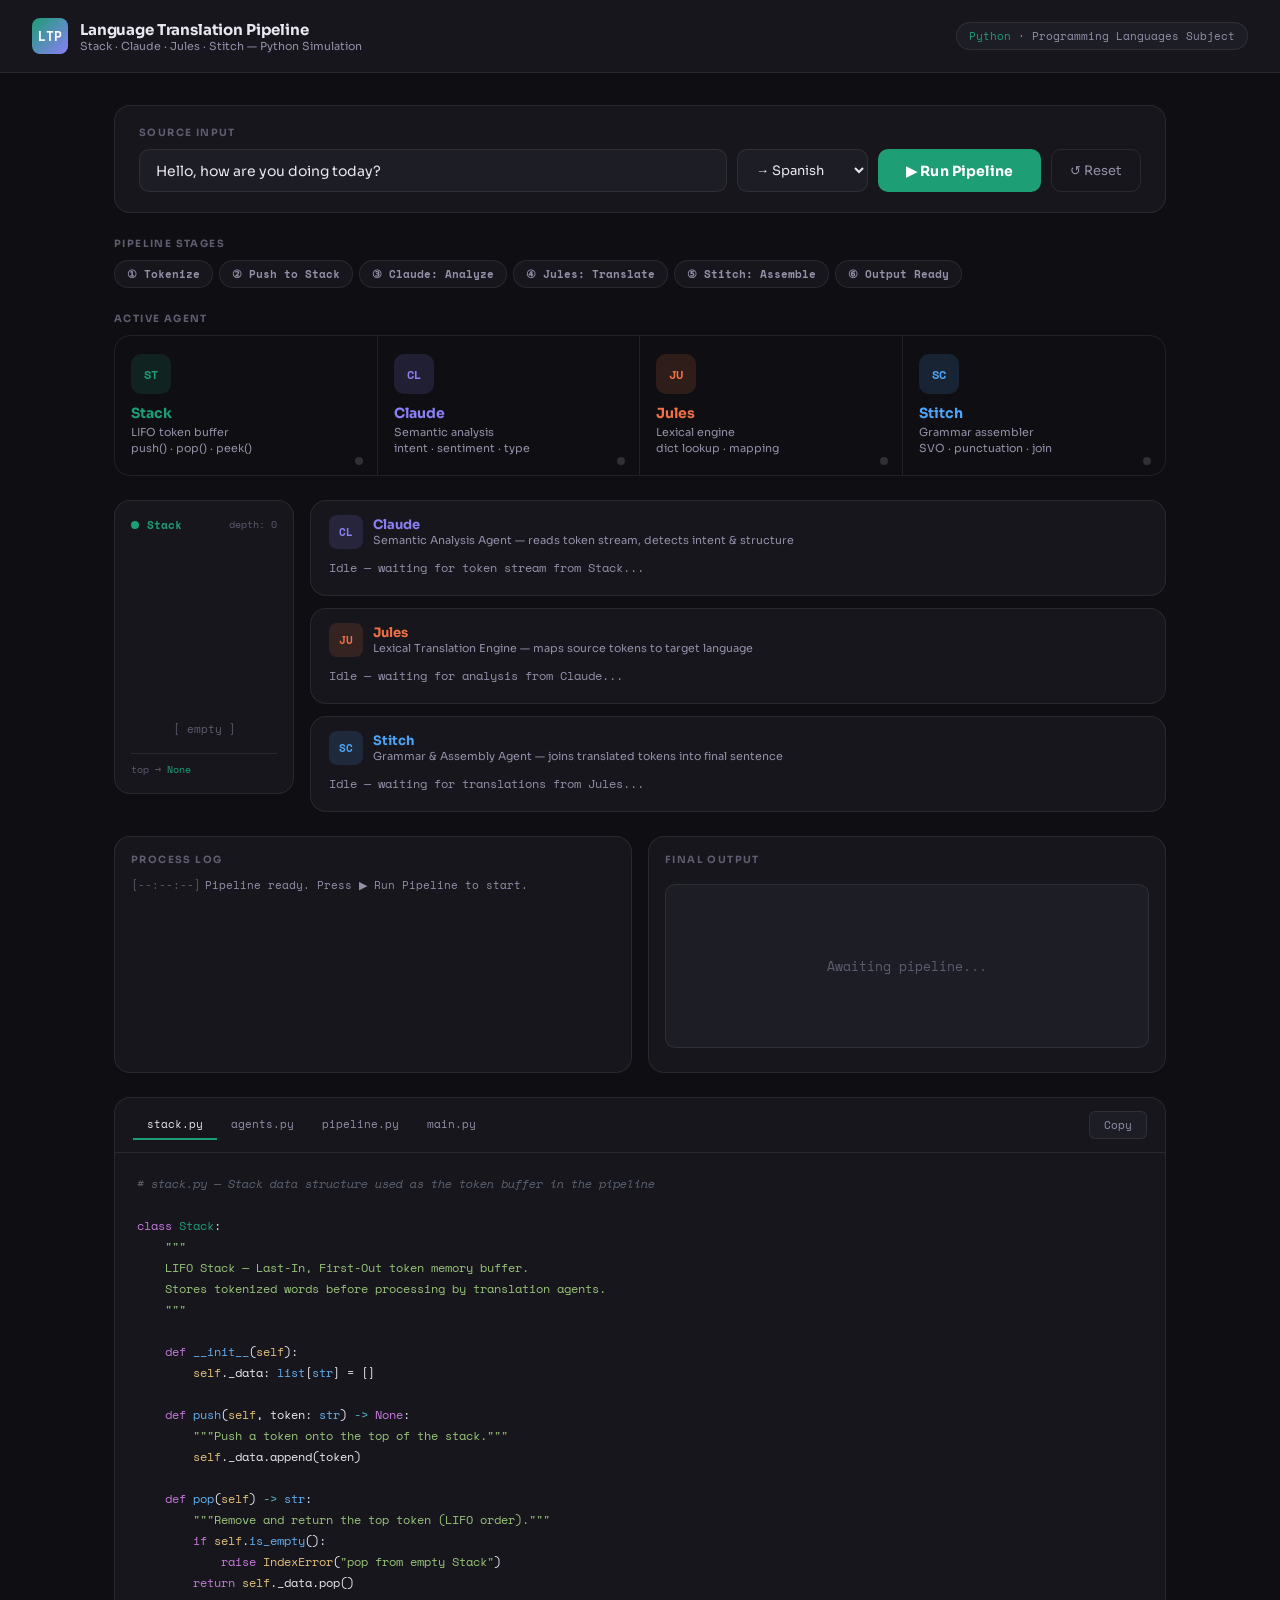
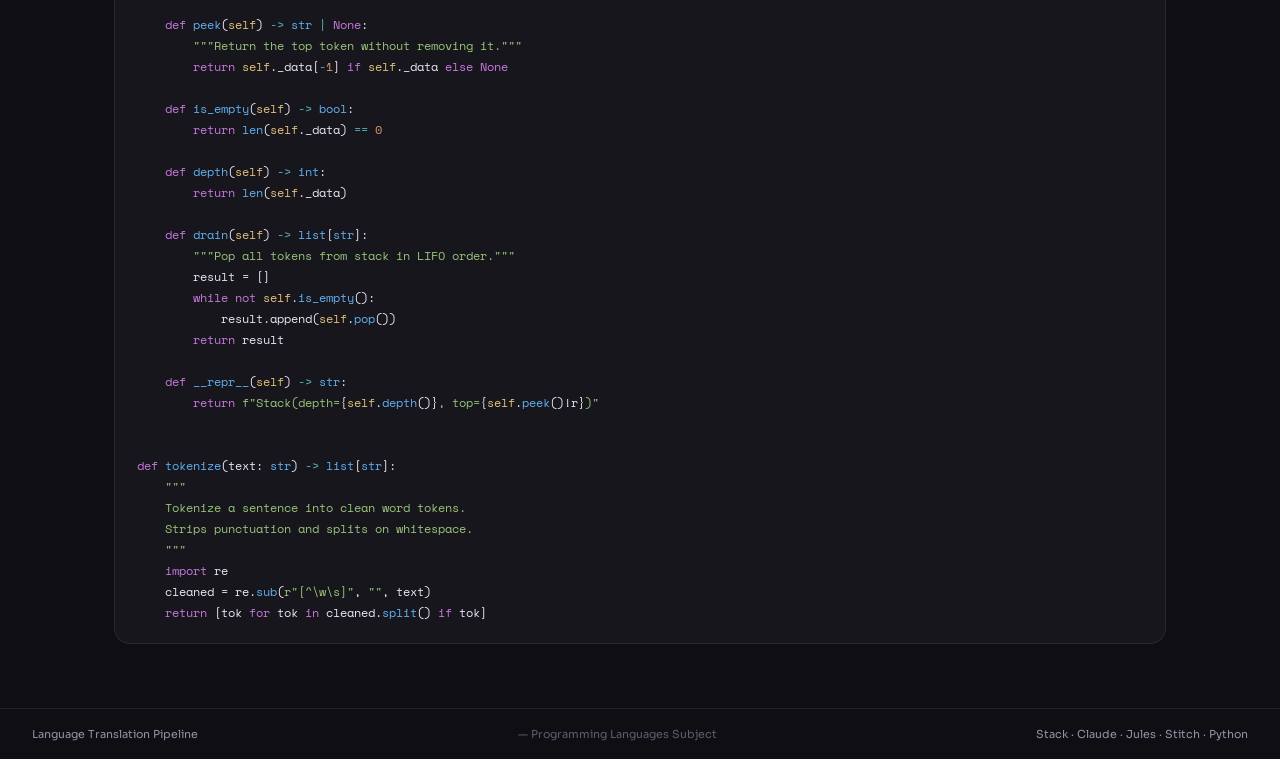
<file: Lumpas-Gargao/language_translation_pipeline.html>
<!DOCTYPE html>
<html lang="en">
<head>
  <meta charset="UTF-8" />
  <meta name="viewport" content="width=device-width, initial-scale=1.0" />
  <title>Language Translation Pipeline — Stack, Claude, Jules & Stitch</title>
  <link rel="preconnect" href="https://fonts.googleapis.com" />
  <link rel="preconnect" href="https://fonts.gstatic.com" crossorigin />
  <link href="https://fonts.googleapis.com/css2?family=Space+Mono:ital,wght@0,400;0,700;1,400&family=Sora:wght@300;400;500;600;700&display=swap" rel="stylesheet" />
  <style>
    /* ─── RESET & BASE ───────────────────────────────────────────── */
    *, *::before, *::after { box-sizing: border-box; margin: 0; padding: 0; }

    :root {
      --bg:         #0f0f13;
      --bg2:        #16161c;
      --bg3:        #1d1d26;
      --border:     rgba(255,255,255,0.08);
      --border2:    rgba(255,255,255,0.14);
      --text:       #e8e6f0;
      --text2:      #9390a8;
      --text3:      #5e5c6e;

      --stack:      #1D9E75;
      --stack-bg:   rgba(29,158,117,0.14);
      --claude:     #8b7ff5;
      --claude-bg:  rgba(139,127,245,0.14);
      --jules:      #f07044;
      --jules-bg:   rgba(240,112,68,0.14);
      --stitch:     #4da3f5;
      --stitch-bg:  rgba(77,163,245,0.14);

      --radius:     10px;
      --radius-lg:  16px;
      --font:       'Sora', sans-serif;
      --mono:       'Space Mono', monospace;
    }

    html { scroll-behavior: smooth; }

    body {
      background: var(--bg);
      color: var(--text);
      font-family: var(--font);
      min-height: 100vh;
      padding: 0;
      overflow-x: hidden;
    }

    /* ─── HEADER ─────────────────────────────────────────────────── */
    header {
      background: var(--bg2);
      border-bottom: 1px solid var(--border);
      padding: 18px 32px;
      display: flex;
      align-items: center;
      justify-content: space-between;
      position: sticky;
      top: 0;
      z-index: 100;
    }
    .logo {
      display: flex; align-items: center; gap: 12px;
    }
    .logo-icon {
      width: 36px; height: 36px;
      background: linear-gradient(135deg, var(--stack), var(--claude));
      border-radius: 8px;
      display: flex; align-items: center; justify-content: center;
      font-family: var(--mono);
      font-size: 13px; font-weight: 700;
      color: #fff;
    }
    .logo-text h1 {
      font-size: 15px; font-weight: 700; color: var(--text);
      letter-spacing: -.01em;
    }
    .logo-text p {
      font-size: 11px; color: var(--text2);
    }
    .header-badge {
      font-family: var(--mono);
      font-size: 11px;
      padding: 5px 12px;
      background: var(--bg3);
      border: 1px solid var(--border);
      border-radius: 20px;
      color: var(--text2);
    }
    .header-badge span { color: var(--stack); }

    /* ─── MAIN LAYOUT ────────────────────────────────────────────── */
    main {
      max-width: 1100px;
      margin: 0 auto;
      padding: 32px 24px 64px;
      display: grid;
      grid-template-columns: 1fr;
      gap: 24px;
    }

    /* ─── SECTION LABELS ─────────────────────────────────────────── */
    .section-label {
      font-size: 10px;
      font-weight: 700;
      letter-spacing: .14em;
      text-transform: uppercase;
      color: var(--text3);
      margin-bottom: 10px;
    }

    /* ─── INPUT PANEL ────────────────────────────────────────────── */
    .input-panel {
      background: var(--bg2);
      border: 1px solid var(--border);
      border-radius: var(--radius-lg);
      padding: 20px 24px;
    }
    .input-row {
      display: flex;
      gap: 10px;
      flex-wrap: wrap;
    }
    .input-row input[type="text"] {
      flex: 1;
      min-width: 200px;
      background: var(--bg3);
      border: 1px solid var(--border);
      border-radius: var(--radius);
      padding: 11px 16px;
      font-family: var(--font);
      font-size: 14px;
      color: var(--text);
      outline: none;
      transition: border-color .2s;
    }
    .input-row input[type="text"]:focus { border-color: var(--stack); }
    .input-row input[type="text"]::placeholder { color: var(--text3); }
    .input-row select {
      background: var(--bg3);
      border: 1px solid var(--border);
      border-radius: var(--radius);
      padding: 11px 14px;
      font-family: var(--font);
      font-size: 13px;
      color: var(--text);
      cursor: pointer;
    }
    .run-btn {
      background: var(--stack);
      color: #fff;
      border: none;
      border-radius: var(--radius);
      padding: 11px 28px;
      font-family: var(--font);
      font-size: 14px;
      font-weight: 700;
      cursor: pointer;
      letter-spacing: .01em;
      transition: opacity .2s, transform .12s;
    }
    .run-btn:hover { opacity: .88; }
    .run-btn:active { transform: scale(.97); }
    .run-btn:disabled { opacity: .35; cursor: default; }
    .reset-btn {
      background: transparent;
      color: var(--text2);
      border: 1px solid var(--border);
      border-radius: var(--radius);
      padding: 11px 18px;
      font-family: var(--font);
      font-size: 13px;
      cursor: pointer;
      transition: border-color .2s, color .2s;
    }
    .reset-btn:hover { border-color: var(--border2); color: var(--text); }

    /* ─── STEP PILLS ─────────────────────────────────────────────── */
    .steps-row {
      display: flex;
      gap: 6px;
      flex-wrap: wrap;
    }
    .step-pill {
      font-size: 11px;
      font-weight: 600;
      font-family: var(--mono);
      padding: 5px 12px;
      border-radius: 20px;
      border: 1px solid var(--border);
      color: var(--text2);
      background: var(--bg2);
      transition: all .35s;
      cursor: default;
    }
    .step-pill.active  { color: #fff; border-color: transparent; }
    .step-pill.done    { opacity: .45; }
    .step-pill[data-color="stack"].active  { background: var(--stack); }
    .step-pill[data-color="claude"].active { background: var(--claude); }
    .step-pill[data-color="jules"].active  { background: var(--jules); }
    .step-pill[data-color="stitch"].active { background: var(--stitch); }

    /* ─── PIPELINE BAR ───────────────────────────────────────────── */
    .pipeline-grid {
      display: grid;
      grid-template-columns: repeat(4, 1fr);
      gap: 0;
      border: 1px solid var(--border);
      border-radius: var(--radius-lg);
      overflow: hidden;
    }
    .stage {
      padding: 18px 16px;
      border-right: 1px solid var(--border);
      position: relative;
      transition: background .35s;
      cursor: default;
    }
    .stage:last-child { border-right: none; }
    .stage.active { background: var(--bg3); }
    .stage-indicator {
      position: absolute;
      top: 0; left: 0; right: 0;
      height: 3px;
      border-radius: 0;
      transition: background .35s, opacity .35s;
      opacity: 0;
    }
    .stage.active .stage-indicator { opacity: 1; }
    .stage[data-agent="stack"].active  .stage-indicator { background: var(--stack); }
    .stage[data-agent="claude"].active .stage-indicator { background: var(--claude); }
    .stage[data-agent="jules"].active  .stage-indicator { background: var(--jules); }
    .stage[data-agent="stitch"].active .stage-indicator { background: var(--stitch); }

    .stage-avatar {
      width: 40px; height: 40px;
      border-radius: 10px;
      display: flex; align-items: center; justify-content: center;
      font-family: var(--mono);
      font-size: 12px; font-weight: 700;
      margin-bottom: 10px;
      transition: transform .35s;
    }
    .stage.active .stage-avatar { transform: scale(1.05); }
    .stage-avatar.stack  { background: var(--stack-bg);  color: var(--stack); }
    .stage-avatar.claude { background: var(--claude-bg); color: var(--claude); }
    .stage-avatar.jules  { background: var(--jules-bg);  color: var(--jules); }
    .stage-avatar.stitch { background: var(--stitch-bg); color: var(--stitch); }

    .stage-name {
      font-size: 14px; font-weight: 700;
      margin-bottom: 3px;
    }
    .stage-name.stack  { color: var(--stack); }
    .stage-name.claude { color: var(--claude); }
    .stage-name.jules  { color: var(--jules); }
    .stage-name.stitch { color: var(--stitch); }

    .stage-desc { font-size: 11px; color: var(--text2); line-height: 1.45; }

    .stage-status {
      position: absolute;
      bottom: 10px; right: 14px;
      width: 8px; height: 8px;
      border-radius: 50%;
      background: var(--border2);
      transition: background .3s;
    }
    .stage.active .stage-status { animation: blink 1.1s ease-in-out infinite; }
    .stage[data-agent="stack"].active  .stage-status { background: var(--stack); }
    .stage[data-agent="claude"].active .stage-status { background: var(--claude); }
    .stage[data-agent="jules"].active  .stage-status { background: var(--jules); }
    .stage[data-agent="stitch"].active .stage-status { background: var(--stitch); }
    @keyframes blink { 0%,100%{opacity:1} 50%{opacity:.3} }

    /* ─── MIDDLE ROW ─────────────────────────────────────────────── */
    .middle-row {
      display: grid;
      grid-template-columns: 180px 1fr;
      gap: 16px;
      align-items: start;
    }

    /* ─── STACK PANEL ────────────────────────────────────────────── */
    .stack-box {
      background: var(--bg2);
      border: 1px solid var(--border);
      border-radius: var(--radius-lg);
      padding: 16px;
    }
    .stack-header {
      display: flex; align-items: center; gap: 8px;
      margin-bottom: 12px;
    }
    .stack-header-dot {
      width: 8px; height: 8px; border-radius: 50%;
      background: var(--stack);
    }
    .stack-header-label {
      font-family: var(--mono);
      font-size: 11px; font-weight: 700;
      color: var(--stack);
    }
    .stack-depth {
      margin-left: auto;
      font-family: var(--mono);
      font-size: 10px;
      color: var(--text3);
    }
    .stack-slots {
      display: flex;
      flex-direction: column-reverse;
      gap: 4px;
      min-height: 200px;
    }
    .stack-token {
      background: var(--bg3);
      border: 1px solid var(--border);
      border-radius: 6px;
      padding: 6px 10px;
      font-family: var(--mono);
      font-size: 11px;
      color: var(--text);
      position: relative;
      animation: pushIn .28s cubic-bezier(.34,1.56,.64,1);
      transition: background .3s, border-color .3s;
    }
    .stack-token.top {
      background: var(--stack-bg);
      border-color: var(--stack);
      color: var(--stack);
      font-weight: 700;
    }
    .stack-token .tok-idx {
      position: absolute;
      right: 8px; top: 50%;
      transform: translateY(-50%);
      font-size: 9px;
      color: var(--text3);
    }
    @keyframes pushIn {
      from { opacity:0; transform: scaleY(.4) translateY(6px); }
    }
    .stack-empty {
      font-family: var(--mono);
      font-size: 11px;
      color: var(--text3);
      padding: 8px 0;
      text-align: center;
    }
    .stack-pointer {
      font-family: var(--mono);
      font-size: 10px;
      color: var(--text3);
      margin-top: 8px;
      border-top: 1px solid var(--border);
      padding-top: 8px;
    }
    .stack-pointer span { color: var(--stack); }

    /* ─── AGENTS PANEL ───────────────────────────────────────────── */
    .agents-panel {
      display: flex;
      flex-direction: column;
      gap: 12px;
    }
    .agent-card {
      background: var(--bg2);
      border: 1px solid var(--border);
      border-radius: var(--radius-lg);
      padding: 14px 18px;
      transition: border-color .35s, background .35s;
    }
    .agent-card.active { background: var(--bg3); }
    .agent-card[data-agent="claude"].active  { border-color: rgba(139,127,245,.4); }
    .agent-card[data-agent="jules"].active   { border-color: rgba(240,112,68,.4); }
    .agent-card[data-agent="stitch"].active  { border-color: rgba(77,163,245,.4); }

    .agent-top {
      display: flex; align-items: center; gap: 10px;
      margin-bottom: 10px;
    }
    .agent-ava {
      width: 34px; height: 34px;
      border-radius: 8px;
      display: flex; align-items: center; justify-content: center;
      font-family: var(--mono);
      font-size: 11px; font-weight: 700;
      flex-shrink: 0;
    }
    .agent-ava.claude { background: var(--claude-bg); color: var(--claude); }
    .agent-ava.jules  { background: var(--jules-bg);  color: var(--jules); }
    .agent-ava.stitch { background: var(--stitch-bg); color: var(--stitch); }

    .agent-info-name {
      font-size: 13px; font-weight: 700;
    }
    .agent-info-name.claude { color: var(--claude); }
    .agent-info-name.jules  { color: var(--jules); }
    .agent-info-name.stitch { color: var(--stitch); }

    .agent-info-role {
      font-size: 11px; color: var(--text2);
    }
    .agent-body {
      font-family: var(--mono);
      font-size: 11.5px;
      line-height: 1.65;
      color: var(--text2);
      min-height: 22px;
      transition: color .25s;
      word-break: break-word;
    }
    .agent-card.active .agent-body { color: var(--text); }
    .hl { display: inline-block; border-radius: 3px; padding: 0 4px; font-weight: 700; }
    .hl-g { background: var(--stack-bg);  color: var(--stack); }
    .hl-p { background: var(--claude-bg); color: var(--claude); }
    .hl-o { background: var(--jules-bg);  color: var(--jules); }
    .hl-b { background: var(--stitch-bg); color: var(--stitch); }

    /* ─── BOTTOM ROW ─────────────────────────────────────────────── */
    .bottom-row {
      display: grid;
      grid-template-columns: 1fr 1fr;
      gap: 16px;
    }

    /* ─── LOG ────────────────────────────────────────────────────── */
    .log-box {
      background: var(--bg2);
      border: 1px solid var(--border);
      border-radius: var(--radius-lg);
      padding: 16px;
    }
    .log-inner {
      height: 180px;
      overflow-y: auto;
      font-family: var(--mono);
      font-size: 11px;
      line-height: 1.7;
    }
    .log-inner::-webkit-scrollbar { width: 4px; }
    .log-inner::-webkit-scrollbar-track { background: transparent; }
    .log-inner::-webkit-scrollbar-thumb { background: var(--border2); border-radius: 4px; }
    .log-line { animation: fadeUp .2s ease; }
    @keyframes fadeUp { from { opacity:0; transform: translateY(3px); } }
    .log-line .ts { color: var(--text3); margin-right: 4px; }
    .log-line.info  .msg { color: var(--stack); }
    .log-line.claude .msg { color: var(--claude); }
    .log-line.jules  .msg { color: var(--jules); }
    .log-line.stitch .msg { color: var(--stitch); }
    .log-line.done  .msg { color: #c0f0d8; }
    .log-line.norm  .msg { color: var(--text2); }

    /* ─── RESULT ─────────────────────────────────────────────────── */
    .result-box {
      background: var(--bg2);
      border: 1px solid var(--border);
      border-radius: var(--radius-lg);
      padding: 16px;
      display: flex;
      flex-direction: column;
    }
    .result-output {
      flex: 1;
      display: flex;
      align-items: center;
      justify-content: center;
      font-family: var(--mono);
      font-size: 17px;
      font-weight: 700;
      color: var(--stack);
      min-height: 100px;
      text-align: center;
      word-break: break-word;
      padding: 12px;
      border: 1px solid var(--border);
      border-radius: var(--radius);
      background: var(--bg3);
      margin-top: 8px;
      transition: color .4s;
    }
    .result-output.empty { color: var(--text3); font-size: 13px; font-weight: 400; }
    .result-meta {
      margin-top: 8px;
      display: flex;
      gap: 8px;
      flex-wrap: wrap;
    }
    .result-tag {
      font-size: 10px;
      font-family: var(--mono);
      padding: 3px 8px;
      border-radius: 20px;
      background: var(--bg3);
      border: 1px solid var(--border);
      color: var(--text2);
    }

    /* ─── PYTHON CODE SECTION ────────────────────────────────────── */
    .code-section {
      background: var(--bg2);
      border: 1px solid var(--border);
      border-radius: var(--radius-lg);
      overflow: hidden;
    }
    .code-header {
      display: flex;
      align-items: center;
      justify-content: space-between;
      padding: 12px 18px;
      border-bottom: 1px solid var(--border);
    }
    .code-tabs {
      display: flex; gap: 0;
    }
    .code-tab {
      font-family: var(--mono);
      font-size: 11px;
      padding: 6px 14px;
      background: transparent;
      border: none;
      color: var(--text2);
      cursor: pointer;
      border-bottom: 2px solid transparent;
      transition: color .2s;
    }
    .code-tab.active { color: var(--text); border-bottom-color: var(--stack); }
    .copy-btn {
      font-family: var(--mono);
      font-size: 11px;
      padding: 5px 14px;
      background: var(--bg3);
      border: 1px solid var(--border);
      border-radius: 6px;
      color: var(--text2);
      cursor: pointer;
      transition: color .2s, border-color .2s;
    }
    .copy-btn:hover { color: var(--text); border-color: var(--border2); }
    .copy-btn.copied { color: var(--stack); border-color: var(--stack); }
    .code-block {
      padding: 20px 22px;
      overflow-x: auto;
      display: none;
    }
    .code-block.active { display: block; }
    pre {
      font-family: var(--mono);
      font-size: 12px;
      line-height: 1.75;
      color: var(--text);
      white-space: pre;
      tab-size: 4;
    }
    /* Syntax colors */
    .kw  { color: #c678dd; }
    .fn  { color: #61afef; }
    .str { color: #98c379; }
    .cm  { color: #5c6370; font-style: italic; }
    .num { color: #d19a66; }
    .cls { color: #e5c07b; }
    .op  { color: #56b6c2; }
    .ag-stack  { color: var(--stack); }
    .ag-claude { color: var(--claude); }
    .ag-jules  { color: var(--jules); }
    .ag-stitch { color: var(--stitch); }

    /* ─── FOOTER ─────────────────────────────────────────────────── */
    footer {
      border-top: 1px solid var(--border);
      padding: 18px 32px;
      display: flex;
      align-items: center;
      justify-content: space-between;
      font-size: 11px;
      color: var(--text3);
    }
    footer span { color: var(--text2); }

    /* ─── RESPONSIVE ─────────────────────────────────────────────── */
    @media (max-width: 760px) {
      header { padding: 14px 16px; }
      main { padding: 20px 12px 40px; gap: 16px; }
      .pipeline-grid { grid-template-columns: repeat(2, 1fr); }
      .stage:nth-child(2) { border-right: none; }
      .stage:nth-child(1),.stage:nth-child(2) { border-bottom: 1px solid var(--border); }
      .middle-row { grid-template-columns: 1fr; }
      .bottom-row { grid-template-columns: 1fr; }
    }
  </style>
</head>
<body>

<!-- ─── HEADER ──────────────────────────────────────────────────────── -->
<header>
  <div class="logo">
    <div class="logo-icon">LTP</div>
    <div class="logo-text">
      <h1>Language Translation Pipeline</h1>
      <p>Stack · Claude · Jules · Stitch — Python Simulation</p>
    </div>
  </div>
  <div class="header-badge">
    <span>Python</span> · Programming Languages Subject
  </div>
</header>

<!-- ─── MAIN ─────────────────────────────────────────────────────────── -->
<main>

  <!-- INPUT PANEL -->
  <div class="input-panel">
    <div class="section-label">Source Input</div>
    <div class="input-row">
      <input type="text" id="srcInput" value="Hello, how are you doing today?" placeholder="Enter any English phrase..." />
      <select id="targetLang">
        <option value="Spanish">→ Spanish</option>
        <option value="French">→ French</option>
        <option value="Japanese">→ Japanese</option>
        <option value="German">→ German</option>
        <option value="Python">→ Python 🐍</option>
      </select>
      <button class="run-btn"   id="runBtn"   onclick="runSimulation()">▶ Run Pipeline</button>
      <button class="reset-btn" id="resetBtn" onclick="resetAll()">↺ Reset</button>
    </div>
  </div>

  <!-- STEP PILLS -->
  <div>
    <div class="section-label">Pipeline Stages</div>
    <div class="steps-row">
      <div class="step-pill" id="pill0" data-color="stack">① Tokenize</div>
      <div class="step-pill" id="pill1" data-color="stack">② Push to Stack</div>
      <div class="step-pill" id="pill2" data-color="claude">③ Claude: Analyze</div>
      <div class="step-pill" id="pill3" data-color="jules">④ Jules: Translate</div>
      <div class="step-pill" id="pill4" data-color="stitch">⑤ Stitch: Assemble</div>
      <div class="step-pill" id="pill5" data-color="stitch">⑥ Output Ready</div>
    </div>
  </div>

  <!-- PIPELINE BAR -->
  <div>
    <div class="section-label">Active Agent</div>
    <div class="pipeline-grid">
      <div class="stage" id="stg0" data-agent="stack">
        <div class="stage-indicator"></div>
        <div class="stage-avatar stack">ST</div>
        <div class="stage-name stack">Stack</div>
        <div class="stage-desc">LIFO token buffer<br>push() · pop() · peek()</div>
        <div class="stage-status"></div>
      </div>
      <div class="stage" id="stg1" data-agent="claude">
        <div class="stage-indicator"></div>
        <div class="stage-avatar claude">CL</div>
        <div class="stage-name claude">Claude</div>
        <div class="stage-desc">Semantic analysis<br>intent · sentiment · type</div>
        <div class="stage-status"></div>
      </div>
      <div class="stage" id="stg2" data-agent="jules">
        <div class="stage-indicator"></div>
        <div class="stage-avatar jules">JU</div>
        <div class="stage-name jules">Jules</div>
        <div class="stage-desc">Lexical engine<br>dict lookup · mapping</div>
        <div class="stage-status"></div>
      </div>
      <div class="stage" id="stg3" data-agent="stitch">
        <div class="stage-indicator"></div>
        <div class="stage-avatar stitch">SC</div>
        <div class="stage-name stitch">Stitch</div>
        <div class="stage-desc">Grammar assembler<br>SVO · punctuation · join</div>
        <div class="stage-status"></div>
      </div>
    </div>
  </div>

  <!-- MIDDLE ROW: STACK + AGENTS -->
  <div class="middle-row">

    <!-- STACK VISUAL -->
    <div class="stack-box">
      <div class="stack-header">
        <div class="stack-header-dot"></div>
        <div class="stack-header-label">Stack</div>
        <div class="stack-depth" id="stackDepth">depth: 0</div>
      </div>
      <div class="stack-slots" id="stackSlots">
        <div class="stack-empty">[ empty ]</div>
      </div>
      <div class="stack-pointer" id="stackPointer">
        top → <span>None</span>
      </div>
    </div>

    <!-- AGENT CARDS -->
    <div class="agents-panel">

      <div class="agent-card" id="cardClaude" data-agent="claude">
        <div class="agent-top">
          <div class="agent-ava claude">CL</div>
          <div>
            <div class="agent-info-name claude">Claude</div>
            <div class="agent-info-role">Semantic Analysis Agent — reads token stream, detects intent &amp; structure</div>
          </div>
        </div>
        <div class="agent-body" id="outClaude">Idle — waiting for token stream from Stack...</div>
      </div>

      <div class="agent-card" id="cardJules" data-agent="jules">
        <div class="agent-top">
          <div class="agent-ava jules">JU</div>
          <div>
            <div class="agent-info-name jules">Jules</div>
            <div class="agent-info-role">Lexical Translation Engine — maps source tokens to target language</div>
          </div>
        </div>
        <div class="agent-body" id="outJules">Idle — waiting for analysis from Claude...</div>
      </div>

      <div class="agent-card" id="cardStitch" data-agent="stitch">
        <div class="agent-top">
          <div class="agent-ava stitch">SC</div>
          <div>
            <div class="agent-info-name stitch">Stitch</div>
            <div class="agent-info-role">Grammar &amp; Assembly Agent — joins translated tokens into final sentence</div>
          </div>
        </div>
        <div class="agent-body" id="outStitch">Idle — waiting for translations from Jules...</div>
      </div>

    </div>
  </div>

  <!-- BOTTOM ROW: LOG + RESULT -->
  <div class="bottom-row">

    <div class="log-box">
      <div class="section-label">Process Log</div>
      <div class="log-inner" id="logPanel">
        <div class="log-line norm"><span class="ts">[--:--:--]</span><span class="msg">Pipeline ready. Press ▶ Run Pipeline to start.</span></div>
      </div>
    </div>

    <div class="result-box">
      <div class="section-label">Final Output</div>
      <div class="result-output empty" id="resultOutput">Awaiting pipeline...</div>
      <div class="result-meta" id="resultMeta"></div>
    </div>

  </div>

  <!-- PYTHON SOURCE CODE SECTION -->
  <div class="code-section">
    <div class="code-header">
      <div class="code-tabs">
        <button class="code-tab active" onclick="showTab('stack-py', this)">stack.py</button>
        <button class="code-tab" onclick="showTab('agents-py', this)">agents.py</button>
        <button class="code-tab" onclick="showTab('pipeline-py', this)">pipeline.py</button>
        <button class="code-tab" onclick="showTab('main-py', this)">main.py</button>
      </div>
      <button class="copy-btn" id="copyBtn" onclick="copyCode()">Copy</button>
    </div>

    <!-- stack.py -->
    <div class="code-block active" id="tab-stack-py">
<pre><span class="cm"># stack.py — Stack data structure used as the token buffer in the pipeline</span>

<span class="kw">class</span> <span class="ag-stack">Stack</span>:
    <span class="str">"""
    LIFO Stack — Last-In, First-Out token memory buffer.
    Stores tokenized words before processing by translation agents.
    """</span>

    <span class="kw">def</span> <span class="fn">__init__</span>(<span class="cls">self</span>):
        <span class="cls">self</span>._data: <span class="fn">list</span>[<span class="fn">str</span>] = []

    <span class="kw">def</span> <span class="fn">push</span>(<span class="cls">self</span>, token: <span class="fn">str</span>) <span class="op">-></span> <span class="kw">None</span>:
        <span class="str">"""Push a token onto the top of the stack."""</span>
        <span class="cls">self</span>._data.append(token)

    <span class="kw">def</span> <span class="fn">pop</span>(<span class="cls">self</span>) <span class="op">-></span> <span class="fn">str</span>:
        <span class="str">"""Remove and return the top token (LIFO order)."""</span>
        <span class="kw">if</span> <span class="cls">self</span>.<span class="fn">is_empty</span>():
            <span class="kw">raise</span> <span class="cls">IndexError</span>(<span class="str">"pop from empty Stack"</span>)
        <span class="kw">return</span> <span class="cls">self</span>._data.pop()

    <span class="kw">def</span> <span class="fn">peek</span>(<span class="cls">self</span>) <span class="op">-></span> <span class="fn">str</span> <span class="op">|</span> <span class="kw">None</span>:
        <span class="str">"""Return the top token without removing it."""</span>
        <span class="kw">return</span> <span class="cls">self</span>._data[<span class="op">-</span><span class="num">1</span>] <span class="kw">if</span> <span class="cls">self</span>._data <span class="kw">else</span> <span class="kw">None</span>

    <span class="kw">def</span> <span class="fn">is_empty</span>(<span class="cls">self</span>) <span class="op">-></span> <span class="fn">bool</span>:
        <span class="kw">return</span> <span class="fn">len</span>(<span class="cls">self</span>._data) <span class="op">==</span> <span class="num">0</span>

    <span class="kw">def</span> <span class="fn">depth</span>(<span class="cls">self</span>) <span class="op">-></span> <span class="fn">int</span>:
        <span class="kw">return</span> <span class="fn">len</span>(<span class="cls">self</span>._data)

    <span class="kw">def</span> <span class="fn">drain</span>(<span class="cls">self</span>) <span class="op">-></span> <span class="fn">list</span>[<span class="fn">str</span>]:
        <span class="str">"""Pop all tokens from stack in LIFO order."""</span>
        result = []
        <span class="kw">while not</span> <span class="cls">self</span>.<span class="fn">is_empty</span>():
            result.append(<span class="cls">self</span>.<span class="fn">pop</span>())
        <span class="kw">return</span> result

    <span class="kw">def</span> <span class="fn">__repr__</span>(<span class="cls">self</span>) <span class="op">-></span> <span class="fn">str</span>:
        <span class="kw">return</span> <span class="str">f"Stack(depth=</span>{<span class="cls">self</span>.<span class="fn">depth</span>()}<span class="str">, top=</span>{<span class="cls">self</span>.<span class="fn">peek</span>()!r}<span class="str">)"</span>


<span class="kw">def</span> <span class="fn">tokenize</span>(text: <span class="fn">str</span>) <span class="op">-></span> <span class="fn">list</span>[<span class="fn">str</span>]:
    <span class="str">"""
    Tokenize a sentence into clean word tokens.
    Strips punctuation and splits on whitespace.
    """</span>
    <span class="kw">import</span> re
    cleaned = re.<span class="fn">sub</span>(<span class="str">r"[^\w\s]"</span>, <span class="str">""</span>, text)
    <span class="kw">return</span> [tok <span class="kw">for</span> tok <span class="kw">in</span> cleaned.<span class="fn">split</span>() <span class="kw">if</span> tok]
</pre>
    </div>

    <!-- agents.py -->
    <div class="code-block" id="tab-agents-py">
<pre><span class="cm"># agents.py — Claude, Jules, and Stitch translation agents</span>

<span class="kw">from</span> dataclasses <span class="kw">import</span> dataclass, field
<span class="kw">from</span> stack <span class="kw">import</span> Stack


<span class="cm"># ── Translation Dictionaries ──────────────────────────────────────────</span>

LEXICON: <span class="fn">dict</span>[<span class="fn">str</span>, <span class="fn">dict</span>[<span class="fn">str</span>, <span class="fn">str</span>]] = {
    <span class="str">"Spanish"</span>: {
        <span class="str">"Hello"</span>: <span class="str">"Hola"</span>, <span class="str">"how"</span>: <span class="str">"cómo"</span>, <span class="str">"are"</span>: <span class="str">"estás"</span>, <span class="str">"you"</span>: <span class="str">"tú"</span>,
        <span class="str">"doing"</span>: <span class="str">"haciendo"</span>, <span class="str">"today"</span>: <span class="str">"hoy"</span>, <span class="str">"good"</span>: <span class="str">"bueno"</span>, <span class="str">"morning"</span>: <span class="str">"mañana"</span>,
        <span class="str">"thank"</span>: <span class="str">"gracias"</span>, <span class="str">"goodbye"</span>: <span class="str">"adiós"</span>, <span class="str">"world"</span>: <span class="str">"mundo"</span>,
        <span class="str">"I"</span>: <span class="str">"yo"</span>, <span class="str">"love"</span>: <span class="str">"amo"</span>, <span class="str">"programming"</span>: <span class="str">"programación"</span>,
        <span class="str">"language"</span>: <span class="str">"idioma"</span>, <span class="str">"is"</span>: <span class="str">"es"</span>, <span class="str">"fun"</span>: <span class="str">"divertido"</span>,
        <span class="str">"What"</span>: <span class="str">"Qué"</span>, <span class="str">"your"</span>: <span class="str">"tu"</span>, <span class="str">"name"</span>: <span class="str">"nombre"</span>,
        <span class="str">"My"</span>: <span class="str">"Mi"</span>, <span class="str">"we"</span>: <span class="str">"nosotros"</span>, <span class="str">"learn"</span>: <span class="str">"aprender"</span>,
    },
    <span class="str">"French"</span>: {
        <span class="str">"Hello"</span>: <span class="str">"Bonjour"</span>, <span class="str">"how"</span>: <span class="str">"comment"</span>, <span class="str">"are"</span>: <span class="str">"allez"</span>, <span class="str">"you"</span>: <span class="str">"vous"</span>,
        <span class="str">"doing"</span>: <span class="str">"faisant"</span>, <span class="str">"today"</span>: <span class="str">"aujourd'hui"</span>, <span class="str">"good"</span>: <span class="str">"bon"</span>,
        <span class="str">"morning"</span>: <span class="str">"matin"</span>, <span class="str">"thank"</span>: <span class="str">"merci"</span>, <span class="str">"goodbye"</span>: <span class="str">"au revoir"</span>,
        <span class="str">"world"</span>: <span class="str">"monde"</span>, <span class="str">"I"</span>: <span class="str">"je"</span>, <span class="str">"love"</span>: <span class="str">"aime"</span>,
        <span class="str">"programming"</span>: <span class="str">"programmation"</span>, <span class="str">"language"</span>: <span class="str">"langue"</span>,
        <span class="str">"is"</span>: <span class="str">"est"</span>, <span class="str">"fun"</span>: <span class="str">"amusant"</span>, <span class="str">"What"</span>: <span class="str">"Quel"</span>,
        <span class="str">"your"</span>: <span class="str">"votre"</span>, <span class="str">"name"</span>: <span class="str">"nom"</span>, <span class="str">"My"</span>: <span class="str">"Mon"</span>,
    },
    <span class="str">"Japanese"</span>: {
        <span class="str">"Hello"</span>: <span class="str">"こんにちは"</span>, <span class="str">"how"</span>: <span class="str">"どのように"</span>, <span class="str">"are"</span>: <span class="str">"いる"</span>,
        <span class="str">"you"</span>: <span class="str">"あなた"</span>, <span class="str">"doing"</span>: <span class="str">"している"</span>, <span class="str">"today"</span>: <span class="str">"今日"</span>,
        <span class="str">"good"</span>: <span class="str">"良い"</span>, <span class="str">"morning"</span>: <span class="str">"朝"</span>, <span class="str">"thank"</span>: <span class="str">"ありがとう"</span>,
        <span class="str">"goodbye"</span>: <span class="str">"さようなら"</span>, <span class="str">"world"</span>: <span class="str">"世界"</span>, <span class="str">"I"</span>: <span class="str">"私"</span>,
        <span class="str">"love"</span>: <span class="str">"大好き"</span>, <span class="str">"programming"</span>: <span class="str">"プログラミング"</span>,
        <span class="str">"language"</span>: <span class="str">"言語"</span>, <span class="str">"is"</span>: <span class="str">"です"</span>, <span class="str">"fun"</span>: <span class="str">"楽しい"</span>,
        <span class="str">"What"</span>: <span class="str">"何"</span>, <span class="str">"your"</span>: <span class="str">"あなたの"</span>, <span class="str">"name"</span>: <span class="str">"名前"</span>, <span class="str">"My"</span>: <span class="str">"私の"</span>,
    },
    <span class="str">"German"</span>: {
        <span class="str">"Hello"</span>: <span class="str">"Hallo"</span>, <span class="str">"how"</span>: <span class="str">"wie"</span>, <span class="str">"are"</span>: <span class="str">"bist"</span>, <span class="str">"you"</span>: <span class="str">"du"</span>,
        <span class="str">"doing"</span>: <span class="str">"machst"</span>, <span class="str">"today"</span>: <span class="str">"heute"</span>, <span class="str">"good"</span>: <span class="str">"gut"</span>,
        <span class="str">"morning"</span>: <span class="str">"Morgen"</span>, <span class="str">"thank"</span>: <span class="str">"danke"</span>,
        <span class="str">"goodbye"</span>: <span class="str">"Auf Wiedersehen"</span>, <span class="str">"world"</span>: <span class="str">"Welt"</span>,
        <span class="str">"I"</span>: <span class="str">"ich"</span>, <span class="str">"love"</span>: <span class="str">"liebe"</span>, <span class="str">"programming"</span>: <span class="str">"Programmierung"</span>,
        <span class="str">"language"</span>: <span class="str">"Sprache"</span>, <span class="str">"is"</span>: <span class="str">"ist"</span>, <span class="str">"fun"</span>: <span class="str">"Spaß"</span>,
        <span class="str">"What"</span>: <span class="str">"Was"</span>, <span class="str">"your"</span>: <span class="str">"dein"</span>, <span class="str">"name"</span>: <span class="str">"Name"</span>, <span class="str">"My"</span>: <span class="str">"Mein"</span>,
    },
}


<span class="cm"># ── Analysis Result Dataclass ─────────────────────────────────────────</span>

<span class="op">@</span><span class="fn">dataclass</span>
<span class="kw">class</span> <span class="cls">Analysis</span>:
    tokens: <span class="fn">list</span>[<span class="fn">str</span>]
    sentence_type: <span class="fn">str</span>   <span class="cm"># "interrogative" | "declarative" | "exclamatory"</span>
    sentiment: <span class="fn">str</span>        <span class="cm"># "positive" | "neutral" | "negative"</span>
    word_count: <span class="fn">int</span>
    intent: <span class="fn">str</span>
    raw_text: <span class="fn">str</span>


<span class="cm"># ── CLAUDE — Semantic Analysis Agent ──────────────────────────────────</span>

<span class="kw">class</span> <span class="ag-claude">Claude</span>:
    <span class="str">"""
    Claude reads the full token stream from the Stack and performs
    semantic analysis: detecting sentence type, sentiment, and intent.
    This metadata helps Jules choose the correct translation register.
    """</span>

    POSITIVE_WORDS = {<span class="str">"love"</span>, <span class="str">"great"</span>, <span class="str">"good"</span>, <span class="str">"fun"</span>, <span class="str">"happy"</span>, <span class="str">"wonderful"</span>}
    NEGATIVE_WORDS = {<span class="str">"bad"</span>, <span class="str">"hate"</span>, <span class="str">"terrible"</span>, <span class="str">"awful"</span>, <span class="str">"horrible"</span>}

    <span class="kw">def</span> <span class="fn">analyze</span>(<span class="cls">self</span>, tokens: <span class="fn">list</span>[<span class="fn">str</span>], raw_text: <span class="fn">str</span>) <span class="op">-></span> <span class="cls">Analysis</span>:
        <span class="str">"""Perform semantic analysis on the token stream."""</span>
        lower = {t.<span class="fn">lower</span>() <span class="kw">for</span> t <span class="kw">in</span> tokens}

        <span class="cm"># Determine sentence type</span>
        <span class="kw">if</span> raw_text.<span class="fn">rstrip</span>().<span class="fn">endswith</span>(<span class="str">"?"</span>):
            stype = <span class="str">"interrogative"</span>
        <span class="kw">elif</span> raw_text.<span class="fn">rstrip</span>().<span class="fn">endswith</span>(<span class="str">"!"</span>):
            stype = <span class="str">"exclamatory"</span>
        <span class="kw">else</span>:
            stype = <span class="str">"declarative"</span>

        <span class="cm"># Detect sentiment</span>
        <span class="kw">if</span> lower <span class="op">&</span> <span class="cls">self</span>.POSITIVE_WORDS:
            sentiment = <span class="str">"positive"</span>
        <span class="kw">elif</span> lower <span class="op">&</span> <span class="cls">self</span>.NEGATIVE_WORDS:
            sentiment = <span class="str">"negative"</span>
        <span class="kw">else</span>:
            sentiment = <span class="str">"neutral"</span>

        <span class="cm"># Infer intent</span>
        greetings = {<span class="str">"hello"</span>, <span class="str">"hi"</span>, <span class="str">"hey"</span>, <span class="str">"good"</span>, <span class="str">"morning"</span>}
        <span class="kw">if</span> lower <span class="op">&</span> greetings:
            intent = <span class="str">"greeting"</span>
        <span class="kw">elif</span> stype <span class="op">==</span> <span class="str">"interrogative"</span>:
            intent = <span class="str">"question"</span>
        <span class="kw">else</span>:
            intent = <span class="str">"statement"</span>

        <span class="kw">return</span> <span class="cls">Analysis</span>(
            tokens=tokens,
            sentence_type=stype,
            sentiment=sentiment,
            word_count=<span class="fn">len</span>(tokens),
            intent=intent,
            raw_text=raw_text,
        )


<span class="cm"># ── JULES — Lexical Translation Engine ────────────────────────────────</span>

<span class="kw">class</span> <span class="ag-jules">Jules</span>:
    <span class="str">"""
    Jules pops each token from the Stack (LIFO), looks it up in the
    language lexicon, and produces the translated token list.
    Tokens not found in the lexicon are wrapped in brackets.
    """</span>

    <span class="kw">def</span> <span class="fn">translate</span>(<span class="cls">self</span>, stack: <span class="cls">Stack</span>, target_lang: <span class="fn">str</span>) <span class="op">-></span> <span class="fn">list</span>[<span class="fn">str</span>]:
        <span class="str">"""Drain the stack and translate each token."""</span>
        dictionary = LEXICON.<span class="fn">get</span>(target_lang, {})
        popped_tokens: <span class="fn">list</span>[<span class="fn">str</span>] = stack.<span class="fn">drain</span>()  <span class="cm"># LIFO order</span>
        translated: <span class="fn">list</span>[<span class="fn">str</span>] = []

        <span class="kw">for</span> token <span class="kw">in</span> <span class="fn">reversed</span>(popped_tokens):  <span class="cm"># restore original order</span>
            key = token[<span class="num">0</span>].<span class="fn">upper</span>() + token[<span class="num">1</span>:]  <span class="cm"># try capitalized first</span>
            result = (
                dictionary.<span class="fn">get</span>(token)
                <span class="kw">or</span> dictionary.<span class="fn">get</span>(key)
                <span class="kw">or</span> dictionary.<span class="fn">get</span>(token.<span class="fn">lower</span>())
                <span class="kw">or</span> <span class="str">f"[{token}]"</span>
            )
            translated.<span class="fn">append</span>(result)

        <span class="kw">return</span> translated

    <span class="kw">def</span> <span class="fn">coverage</span>(<span class="cls">self</span>, tokens: <span class="fn">list</span>[<span class="fn">str</span>], translated: <span class="fn">list</span>[<span class="fn">str</span>]) <span class="op">-></span> <span class="fn">float</span>:
        <span class="str">"""Return what fraction of tokens were found in the lexicon."""</span>
        known = <span class="fn">sum</span>(<span class="num">1</span> <span class="kw">for</span> t <span class="kw">in</span> translated <span class="kw">if not</span> t.<span class="fn">startswith</span>(<span class="str">"["</span>))
        <span class="kw">return</span> known / <span class="fn">len</span>(tokens) <span class="kw">if</span> tokens <span class="kw">else</span> <span class="num">0.0</span>


<span class="cm"># ── STITCH — Grammar & Assembly Agent ─────────────────────────────────</span>

<span class="kw">class</span> <span class="ag-stitch">Stitch</span>:
    <span class="str">"""
    Stitch receives the translated token list and an Analysis object,
    then reassembles the tokens into a grammatically correct sentence.
    It restores punctuation and capitalizes the output.
    """</span>

    <span class="kw">def</span> <span class="fn">assemble</span>(<span class="cls">self</span>, translated: <span class="fn">list</span>[<span class="fn">str</span>], analysis: <span class="cls">Analysis</span>) <span class="op">-></span> <span class="fn">str</span>:
        <span class="str">"""Join translated tokens and apply grammar rules."""</span>
        <span class="kw">if not</span> translated:
            <span class="kw">return</span> <span class="str">""</span>

        sentence = <span class="str">" "</span>.<span class="fn">join</span>(translated)

        <span class="cm"># Restore terminal punctuation</span>
        punctuation_map = {
            <span class="str">"interrogative"</span>: <span class="str">"?"</span>,
            <span class="str">"exclamatory"</span>:   <span class="str">"!"</span>,
            <span class="str">"declarative"</span>:   <span class="str">"."</span>,
        }
        sentence += punctuation_map.<span class="fn">get</span>(analysis.sentence_type, <span class="str">"."</span>)

        <span class="cm"># Capitalize first character</span>
        sentence = sentence[<span class="num">0</span>].<span class="fn">upper</span>() + sentence[<span class="num">1</span>:]

        <span class="kw">return</span> sentence
</pre>
    </div>

    <!-- pipeline.py -->
    <div class="code-block" id="tab-pipeline-py">
<pre><span class="cm"># pipeline.py — Orchestrates the full translation pipeline</span>

<span class="kw">from</span> dataclasses <span class="kw">import</span> dataclass
<span class="kw">from</span> stack   <span class="kw">import</span> Stack, tokenize
<span class="kw">from</span> agents  <span class="kw">import</span> Claude, Jules, Stitch, Analysis


<span class="op">@</span><span class="fn">dataclass</span>
<span class="kw">class</span> <span class="cls">PipelineResult</span>:
    source_text:   <span class="fn">str</span>
    target_lang:   <span class="fn">str</span>
    tokens:        <span class="fn">list</span>[<span class="fn">str</span>]
    analysis:      <span class="cls">Analysis</span>
    translated:    <span class="fn">list</span>[<span class="fn">str</span>]
    output:        <span class="fn">str</span>
    coverage:      <span class="fn">float</span>


<span class="kw">class</span> <span class="cls">TranslationPipeline</span>:
    <span class="str">"""
    Orchestrates all four components of the translation process:

        ┌────────┐    push()    ┌────────┐
        │ Input  │ ──────────► │ Stack  │
        └────────┘             └────┬───┘
                                    │  stream tokens
                               ┌────▼────┐
                               │ Claude  │  semantic analysis
                               └────┬────┘
                                    │  Analysis object
                               ┌────▼────┐
                               │  Jules  │  lexical translation
                               └────┬────┘
                                    │  translated tokens
                               ┌────▼────┐
                               │ Stitch  │  grammar & assembly
                               └────┬────┘
                                    │
                               ┌────▼────┐
                               │ Output  │
                               └─────────┘
    """</span>

    <span class="kw">def</span> <span class="fn">__init__</span>(<span class="cls">self</span>):
        <span class="cls">self</span>.stack  = <span class="ag-stack">Stack</span>()
        <span class="cls">self</span>.claude = <span class="ag-claude">Claude</span>()
        <span class="cls">self</span>.jules  = <span class="ag-jules">Jules</span>()
        <span class="cls">self</span>.stitch = <span class="ag-stitch">Stitch</span>()

    <span class="kw">def</span> <span class="fn">run</span>(<span class="cls">self</span>, source_text: <span class="fn">str</span>, target_lang: <span class="fn">str</span>) <span class="op">-></span> <span class="cls">PipelineResult</span>:
        <span class="str">"""Execute the full translation pipeline."""</span>

        <span class="cm"># ── Stage 1: Tokenize ──────────────────────────────────────────</span>
        <span class="fn">print</span>(<span class="str">f"\n[Stack]  Tokenizing: {source_text!r}"</span>)
        tokens = <span class="fn">tokenize</span>(source_text)

        <span class="cm"># ── Stage 2: Push to Stack ─────────────────────────────────────</span>
        <span class="kw">for</span> token <span class="kw">in</span> tokens:
            <span class="cls">self</span>.stack.<span class="fn">push</span>(token)
            <span class="fn">print</span>(<span class="str">f"[Stack]  push({token!r}) → depth={</span><span class="cls">self</span>.stack.<span class="fn">depth</span>()<span class="str">}"</span>)

        <span class="cm"># ── Stage 3: Claude analyzes ───────────────────────────────────</span>
        analysis = <span class="cls">self</span>.claude.<span class="fn">analyze</span>(tokens, source_text)
        <span class="fn">print</span>(<span class="str">f"\n[Claude] type={analysis.sentence_type}, "</span>
              <span class="str">f"sentiment={analysis.sentiment}, intent={analysis.intent}"</span>)

        <span class="cm"># ── Stage 4: Jules translates ──────────────────────────────────</span>
        translated = <span class="cls">self</span>.jules.<span class="fn">translate</span>(<span class="cls">self</span>.stack, target_lang)
        coverage   = <span class="cls">self</span>.jules.<span class="fn">coverage</span>(tokens, translated)
        <span class="fn">print</span>(<span class="str">f"\n[Jules]  {tokens} → {translated}"</span>)
        <span class="fn">print</span>(<span class="str">f"[Jules]  Coverage: {coverage:.0%}"</span>)

        <span class="cm"># ── Stage 5: Stitch assembles ──────────────────────────────────</span>
        output = <span class="cls">self</span>.stitch.<span class="fn">assemble</span>(translated, analysis)
        <span class="fn">print</span>(<span class="str">f"\n[Stitch] Output: {output!r}"</span>)

        <span class="kw">return</span> <span class="cls">PipelineResult</span>(
            source_text=source_text,
            target_lang=target_lang,
            tokens=tokens,
            analysis=analysis,
            translated=translated,
            output=output,
            coverage=coverage,
        )
</pre>
    </div>

    <!-- main.py -->
    <div class="code-block" id="tab-main-py">
<pre><span class="cm"># main.py — Entry point: run the Language Translation Pipeline</span>

<span class="kw">from</span> pipeline <span class="kw">import</span> TranslationPipeline


<span class="kw">def</span> <span class="fn">main</span>():
    pipeline = <span class="cls">TranslationPipeline</span>()

    <span class="cm"># ── Test phrases ───────────────────────────────────────────────────</span>
    test_cases = [
        (<span class="str">"Hello, how are you doing today?"</span>, <span class="str">"Spanish"</span>),
        (<span class="str">"Good morning world!"</span>,              <span class="str">"French"</span>),
        (<span class="str">"I love programming language"</span>,      <span class="str">"Japanese"</span>),
        (<span class="str">"What is your name?"</span>,               <span class="str">"German"</span>),
    ]

    <span class="fn">print</span>(<span class="str">"=" * 60</span>)
    <span class="fn">print</span>(<span class="str">"  Language Translation Pipeline"</span>)
    <span class="fn">print</span>(<span class="str">"  Stack · Claude · Jules · Stitch"</span>)
    <span class="fn">print</span>(<span class="str">"=" * 60</span>)

    <span class="kw">for</span> source, lang <span class="kw">in</span> test_cases:
        <span class="fn">print</span>(<span class="str">f"\n{'─'*60}"</span>)
        <span class="fn">print</span>(<span class="str">f"Source ({lang}): {source}"</span>)
        <span class="fn">print</span>(<span class="str">"─" * 60</span>)

        result = pipeline.<span class="fn">run</span>(source, lang)

        <span class="fn">print</span>(<span class="str">f"\n✓ Result : {result.output}"</span>)
        <span class="fn">print</span>(<span class="str">f"  Tokens : {result.tokens}"</span>)
        <span class="fn">print</span>(<span class="str">f"  Intent : {result.analysis.intent}"</span>)
        <span class="fn">print</span>(<span class="str">f"  Coverage: {result.coverage:.0%}"</span>)


<span class="kw">if</span> __name__ <span class="op">==</span> <span class="str">"__main__"</span>:
    <span class="fn">main</span>()
</pre>
    </div>

  </div><!-- /code-section -->

</main>

<!-- ─── FOOTER ──────────────────────────────────────────────────────── -->
<footer>
  <span>Language Translation Pipeline</span> — Programming Languages Subject
  <span>Stack · Claude · Jules · Stitch · Python</span>
</footer>


<!-- ─── JAVASCRIPT ──────────────────────────────────────────────────── -->
<script>
/* ── Translation Data ───────────────────────────────────────────────── */
const TRANSLATIONS = {
  Spanish: {
    "Hello":"Hola","how":"cómo","are":"estás","you":"tú","doing":"haciendo",
    "today":"hoy","good":"bueno","morning":"mañana","thank":"gracias",
    "goodbye":"adiós","world":"mundo","I":"yo","love":"amo",
    "programming":"programación","language":"idioma","is":"es","fun":"divertido",
    "What":"Qué","your":"tu","name":"nombre","My":"Mi","we":"nosotros","learn":"aprender"
  },
  French: {
    "Hello":"Bonjour","how":"comment","are":"allez","you":"vous","doing":"faisant",
    "today":"aujourd'hui","good":"bon","morning":"matin","thank":"merci",
    "goodbye":"au revoir","world":"monde","I":"je","love":"aime",
    "programming":"programmation","language":"langue","is":"est","fun":"amusant",
    "What":"Quel","your":"votre","name":"nom","My":"Mon"
  },
  Japanese: {
    "Hello":"こんにちは","how":"どのように","are":"いる","you":"あなた",
    "doing":"している","today":"今日","good":"良い","morning":"朝","thank":"ありがとう",
    "goodbye":"さようなら","world":"世界","I":"私","love":"大好き",
    "programming":"プログラミング","language":"言語","is":"です","fun":"楽しい",
    "What":"何","your":"あなたの","name":"名前","My":"私の"
  },
  German: {
    "Hello":"Hallo","how":"wie","are":"bist","you":"du","doing":"machst",
    "today":"heute","good":"gut","morning":"Morgen","thank":"danke",
    "goodbye":"Auf Wiedersehen","world":"Welt","I":"ich","love":"liebe",
    "programming":"Programmierung","language":"Sprache","is":"ist","fun":"Spaß",
    "What":"Was","your":"dein","name":"Name","My":"Mein"
  },
  Python: {
    "Hello":"print('Hello')","how":"def how():","are":"assert","you":"self",
    "doing":"return","today":"datetime.today()","good":"True","morning":"time.sleep(0)",
    "thank":"# thank","goodbye":"sys.exit(0)","world":"['world']",
    "I":"self","love":"lambda:","programming":"class Code:","language":"lang = str",
    "is":"==","fun":"True","What":"input()","your":"self.","name":"__name__","My":"self."
  }
};

let running = false;

/* ── Helpers ────────────────────────────────────────────────────────── */
const sleep = ms => new Promise(r => setTimeout(r, ms));

function ts() {
  return new Date().toLocaleTimeString('en', {hour12:false,hour:'2-digit',minute:'2-digit',second:'2-digit'});
}

function addLog(msg, cls='norm') {
  const p = document.getElementById('logPanel');
  const d = document.createElement('div');
  d.className = 'log-line ' + cls;
  d.innerHTML = `<span class="ts">[${ts()}]</span><span class="msg"> ${msg}</span>`;
  p.appendChild(d);
  p.scrollTop = p.scrollHeight;
}

function setPill(i, state) {
  const el = document.getElementById('pill'+i);
  el.className = 'step-pill ' + state + (el.dataset.color ? '' : '');
  if(state === 'active') el.classList.add('active');
}

function setStage(idx) {
  for(let i=0;i<4;i++) document.getElementById('stg'+i).classList.remove('active');
  if(idx>=0) document.getElementById('stg'+idx).classList.add('active');
}

function renderStack(stack) {
  const el = document.getElementById('stackSlots');
  const dep = document.getElementById('stackDepth');
  const ptr = document.getElementById('stackPointer');
  dep.textContent = 'depth: ' + stack.length;
  if(!stack.length) {
    el.innerHTML = '<div class="stack-empty">[ empty ]</div>';
    ptr.innerHTML = 'top → <span>None</span>';
    return;
  }
  el.innerHTML = stack.map((t,i) =>
    `<div class="stack-token ${i===stack.length-1?'top':''}">
      ${t}<span class="tok-idx">${i}</span>
    </div>`
  ).join('');
  ptr.innerHTML = `top → <span>${stack[stack.length-1]}</span>`;
}

function setAgent(id, active) {
  document.getElementById(id).classList.toggle('active', active);
}

function setOutput(id, html) {
  document.getElementById(id).innerHTML = html;
}

/* ── Main Simulation ────────────────────────────────────────────────── */
async function runSimulation() {
  if(running) return;
  running = true;
  document.getElementById('runBtn').disabled = true;

  const src  = document.getElementById('srcInput').value.trim();
  const lang = document.getElementById('targetLang').value;

  if(!src) { running=false; document.getElementById('runBtn').disabled=false; return; }

  /* reset UI */
  document.getElementById('logPanel').innerHTML = '';
  const ro = document.getElementById('resultOutput');
  ro.textContent = 'Awaiting pipeline...';
  ro.className = 'result-output empty';
  document.getElementById('resultMeta').innerHTML = '';
  ['cardClaude','cardJules','cardStitch'].forEach(id => setAgent(id, false));
  for(let i=0;i<6;i++) { const p=document.getElementById('pill'+i); p.className='step-pill'; p.style.background=''; }
  setStage(-1);
  renderStack([]);
  setOutput('outClaude','Idle — waiting for token stream from Stack...');
  setOutput('outJules','Idle — waiting for analysis from Claude...');
  setOutput('outStitch','Idle — waiting for translations from Jules...');

  /* ─ Stage 1: Tokenize ─ */
  setPill(0,'active'); setStage(0);
  addLog('Stack.tokenize() — splitting input...', 'info');
  await sleep(500);

  const tokens = src.replace(/[.,!?;:]/g,'').split(' ').filter(Boolean);
  addLog(`Stack: ${tokens.length} tokens → [${tokens.join(', ')}]`, 'info');
  await sleep(300);

  /* ─ Stage 2: Push to Stack ─ */
  setPill(0,'done'); setPill(1,'active');
  const stack = [];
  for(const tok of tokens) {
    stack.push(tok);
    renderStack(stack);
    addLog(`Stack.push("${tok}") → depth=${stack.length}`, 'norm');
    await sleep(160);
  }
  addLog(`Stack full — ${stack.length} items buffered`, 'info');
  await sleep(400);

  /* ─ Stage 3: Claude ─ */
  setPill(1,'done'); setPill(2,'active'); setStage(1);
  setAgent('cardClaude', true);
  addLog('Claude: Receiving token stream from Stack...', 'claude');
  await sleep(450);

  const lower = tokens.map(t=>t.toLowerCase());
  const posWords = ['love','great','good','fun','happy','wonderful'];
  const negWords = ['bad','hate','terrible','awful','horrible'];
  const sentiment = lower.some(w=>posWords.includes(w)) ? 'positive'
                  : lower.some(w=>negWords.includes(w)) ? 'negative' : 'neutral';
  const stype = src.trim().endsWith('?') ? 'interrogative'
              : src.trim().endsWith('!') ? 'exclamatory' : 'declarative';
  const greet = ['hello','hi','hey','good','morning'];
  const intent = lower.some(w=>greet.includes(w)) ? 'greeting'
               : stype==='interrogative' ? 'question' : 'statement';

  setOutput('outClaude',
    `tokens=<span class="hl hl-b">${tokens.length}</span> &nbsp;` +
    `sentiment=<span class="hl hl-g">${sentiment}</span> &nbsp;` +
    `type=<span class="hl hl-p">${stype}</span><br>` +
    `intent=<span class="hl hl-o">${intent}</span> &nbsp;complexity=simple`
  );
  addLog(`Claude: type=${stype}, sentiment=${sentiment}, intent=${intent}`, 'claude');
  await sleep(700);

  /* ─ Stage 4: Jules ─ */
  setPill(2,'done'); setPill(3,'active'); setStage(2);
  setAgent('cardClaude', false); setAgent('cardJules', true);
  addLog(`Jules: Translating ${tokens.length} tokens → ${lang}...`, 'jules');
  await sleep(400);

  const dict = TRANSLATIONS[lang] || {};
  const translated = [];
  const stackCopy = [...stack];
  for(let i=stackCopy.length-1; i>=0; i--) {
    const tok = stackCopy[i];
    stack.pop();
    renderStack(stack);
    const key = tok[0].toUpperCase() + tok.slice(1);
    const tr = dict[tok] || dict[key] || dict[tok.toLowerCase()] || `[${tok}]`;
    translated.unshift(tr);
    addLog(`Jules: "${tok}" → "${tr}"`, 'norm');
    await sleep(130);
  }
  renderStack([]);

  const known = translated.filter(t=>!t.startsWith('[')).length;
  const cov   = Math.round(known/tokens.length*100);
  setOutput('outJules',
    `Lexicon: <span class="hl hl-o">${Object.keys(dict).length}</span> entries &nbsp;` +
    `coverage: <span class="hl hl-g">${cov}%</span><br>` +
    `translated: [${translated.slice(0,5).join(', ')}${translated.length>5?', …':''}]`
  );
  addLog(`Jules: Translation pass complete (${cov}% coverage)`, 'jules');
  await sleep(500);

  /* ─ Stage 5: Stitch ─ */
  setPill(3,'done'); setPill(4,'active'); setStage(3);
  setAgent('cardJules', false); setAgent('cardStitch', true);
  addLog('Stitch: Assembling grammar structure...', 'stitch');
  await sleep(400);

  let assembled = translated.join(' ');
  const punct = stype==='interrogative'?'?':stype==='exclamatory'?'!':'.';
  assembled += punct;
  assembled = assembled[0].toUpperCase() + assembled.slice(1);

  setOutput('outStitch',
    `Stitched <span class="hl hl-b">${translated.length}</span> tokens<br>` +
    `Rule: SVO + terminal punctuation (<span class="hl hl-b">"${punct}"</span>)<br>` +
    `<span class="hl hl-g">${assembled}</span>`
  );
  addLog(`Stitch: Output ready — "${assembled.slice(0,40)}${assembled.length>40?'…':''}"`, 'stitch');
  await sleep(600);

  /* ─ Stage 6: Output ─ */
  setPill(4,'done'); setPill(5,'active'); setStage(-1);
  setAgent('cardStitch', false);
  await sleep(300);

  ro.textContent = assembled;
  ro.className = 'result-output';
  document.getElementById('resultMeta').innerHTML =
    `<span class="result-tag">lang: ${lang}</span>` +
    `<span class="result-tag">tokens: ${tokens.length}</span>` +
    `<span class="result-tag">coverage: ${cov}%</span>` +
    `<span class="result-tag">type: ${stype}</span>` +
    `<span class="result-tag">intent: ${intent}</span>`;
  addLog(`✓ Pipeline complete — "${assembled}"`, 'done');

  const p5 = document.getElementById('pill5');
  p5.classList.add('active'); p5.style.background = 'var(--stack)';
  running = false;
  document.getElementById('runBtn').disabled = false;
}

/* ── Reset ──────────────────────────────────────────────────────────── */
function resetAll() {
  if(running) return;
  document.getElementById('srcInput').value = 'Hello, how are you doing today?';
  document.getElementById('targetLang').value = 'Spanish';
  document.getElementById('logPanel').innerHTML =
    '<div class="log-line norm"><span class="ts">[--:--:--]</span><span class="msg"> Pipeline ready. Press ▶ Run Pipeline to start.</span></div>';
  const ro = document.getElementById('resultOutput');
  ro.textContent = 'Awaiting pipeline...';
  ro.className = 'result-output empty';
  document.getElementById('resultMeta').innerHTML = '';
  ['cardClaude','cardJules','cardStitch'].forEach(id => {
    document.getElementById(id).classList.remove('active');
  });
  for(let i=0;i<6;i++){ const p=document.getElementById('pill'+i); p.className='step-pill'; p.style.background=''; }
  for(let i=0;i<4;i++) document.getElementById('stg'+i).classList.remove('active');
  renderStack([]);
  setOutput('outClaude','Idle — waiting for token stream from Stack...');
  setOutput('outJules','Idle — waiting for analysis from Claude...');
  setOutput('outStitch','Idle — waiting for translations from Jules...');
}

/* ── Code Tabs ──────────────────────────────────────────────────────── */
function showTab(id, btn) {
  document.querySelectorAll('.code-block').forEach(el => el.classList.remove('active'));
  document.querySelectorAll('.code-tab').forEach(el => el.classList.remove('active'));
  document.getElementById('tab-'+id).classList.add('active');
  if(btn) btn.classList.add('active');
}

function copyCode() {
  const active = document.querySelector('.code-block.active pre');
  if(!active) return;
  navigator.clipboard.writeText(active.innerText).then(() => {
    const btn = document.getElementById('copyBtn');
    btn.textContent = 'Copied ✓';
    btn.classList.add('copied');
    setTimeout(() => { btn.textContent = 'Copy'; btn.classList.remove('copied'); }, 2000);
  });
}

/* ── Enter key ──────────────────────────────────────────────────────── */
document.getElementById('srcInput').addEventListener('keydown', e => {
  if(e.key === 'Enter') runSimulation();
});
</script>
</body>
</html>
</file>
